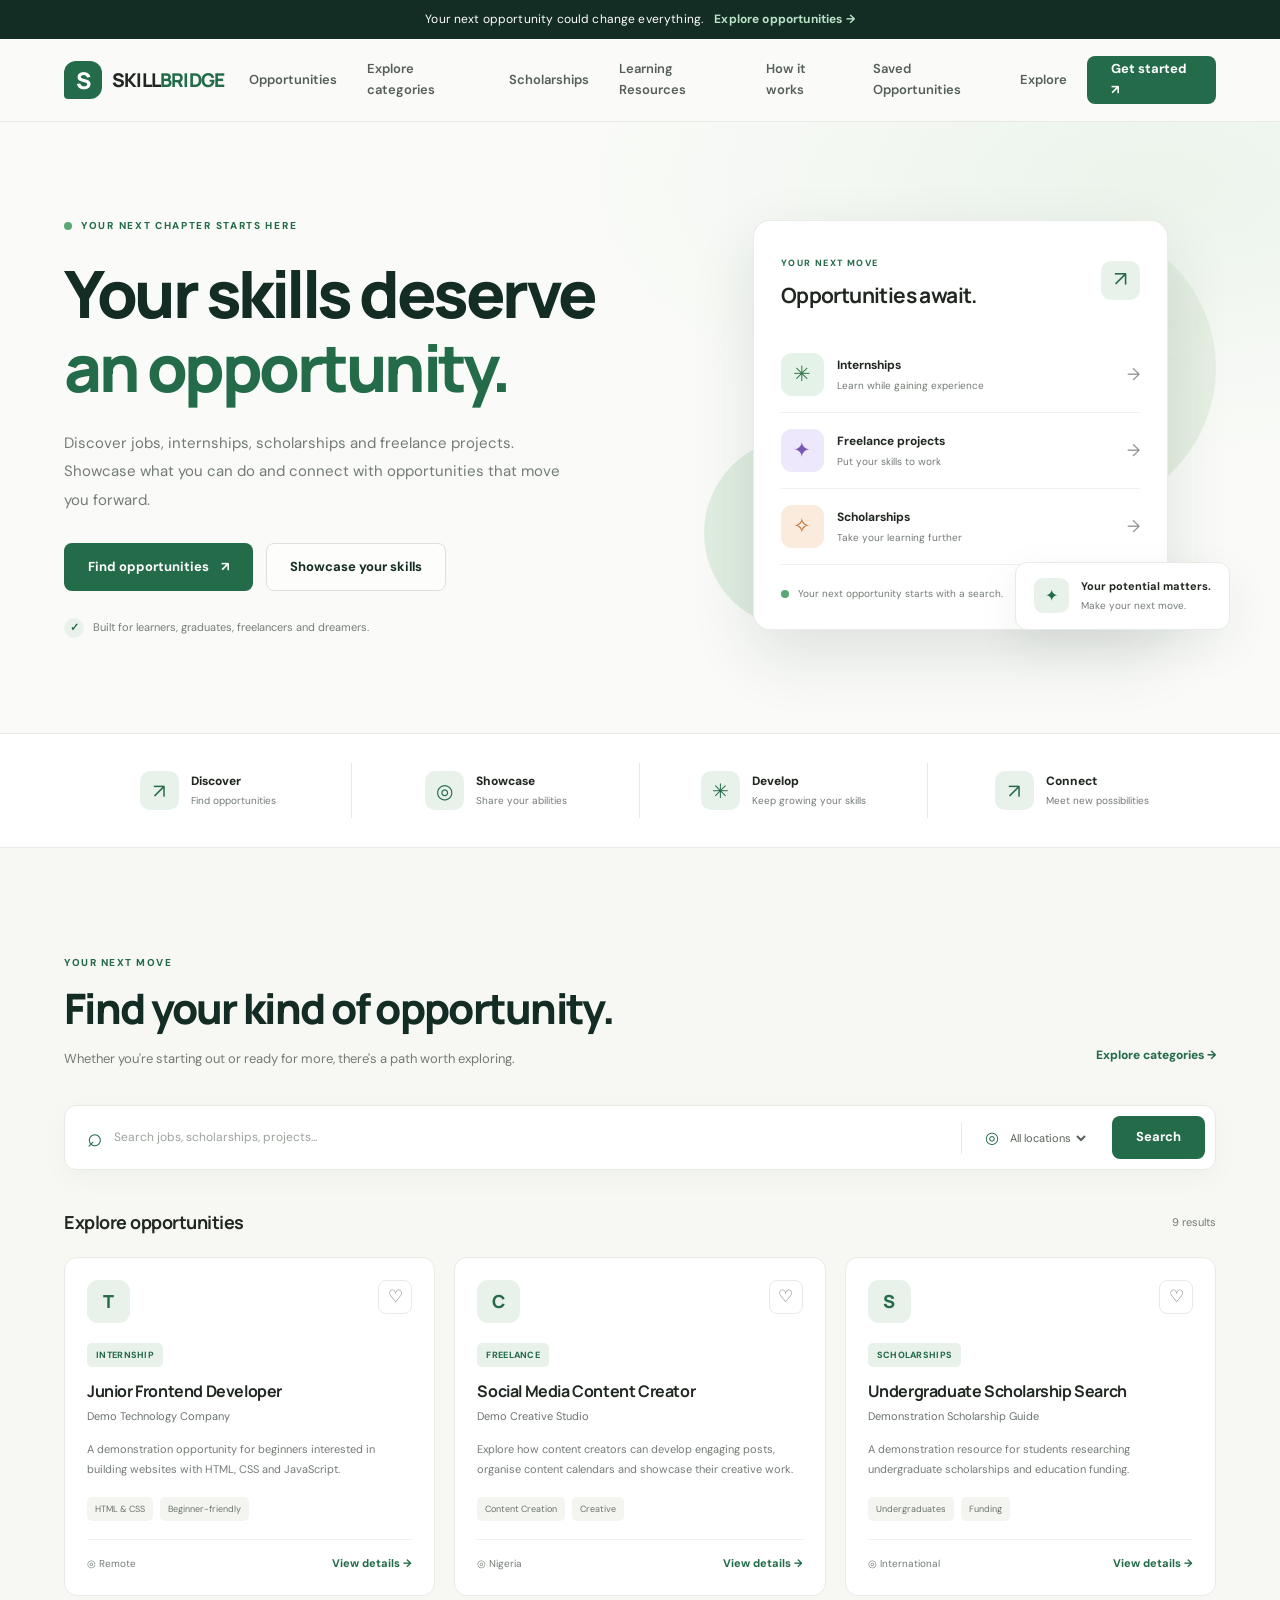
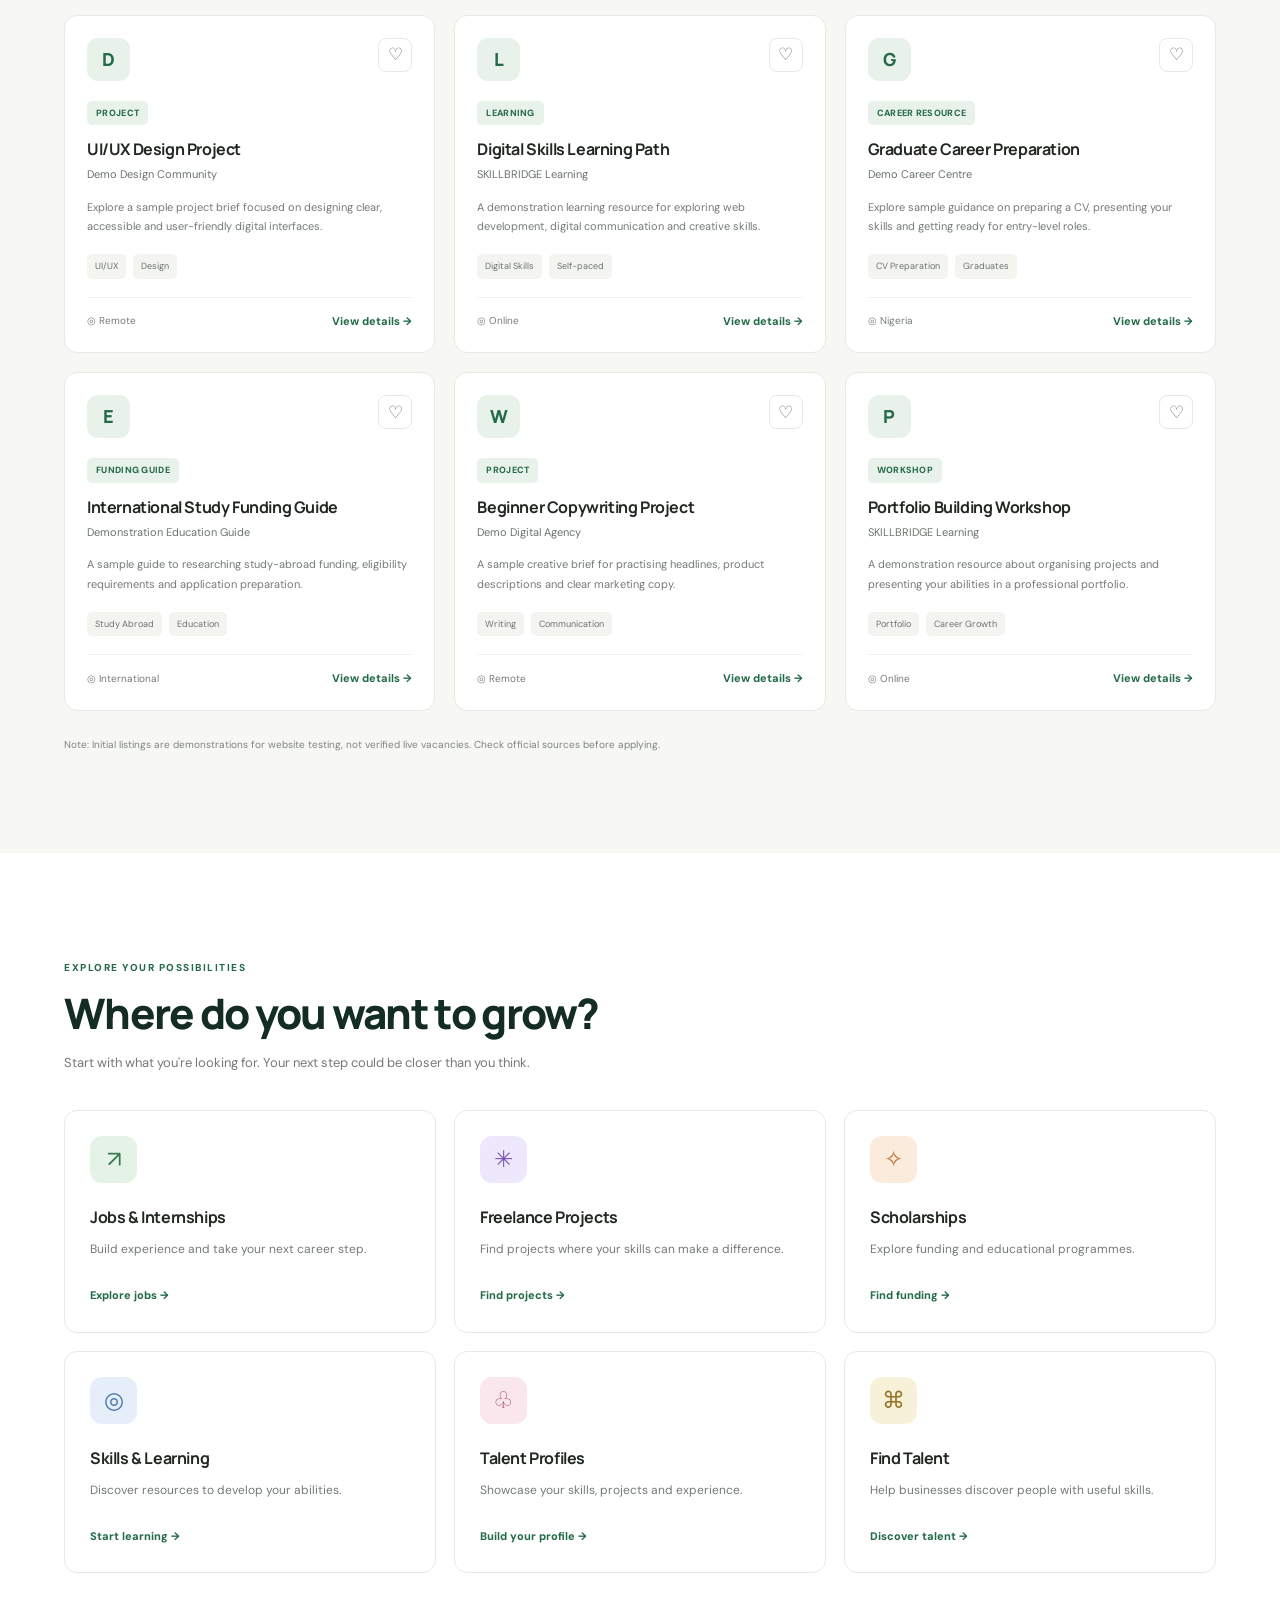
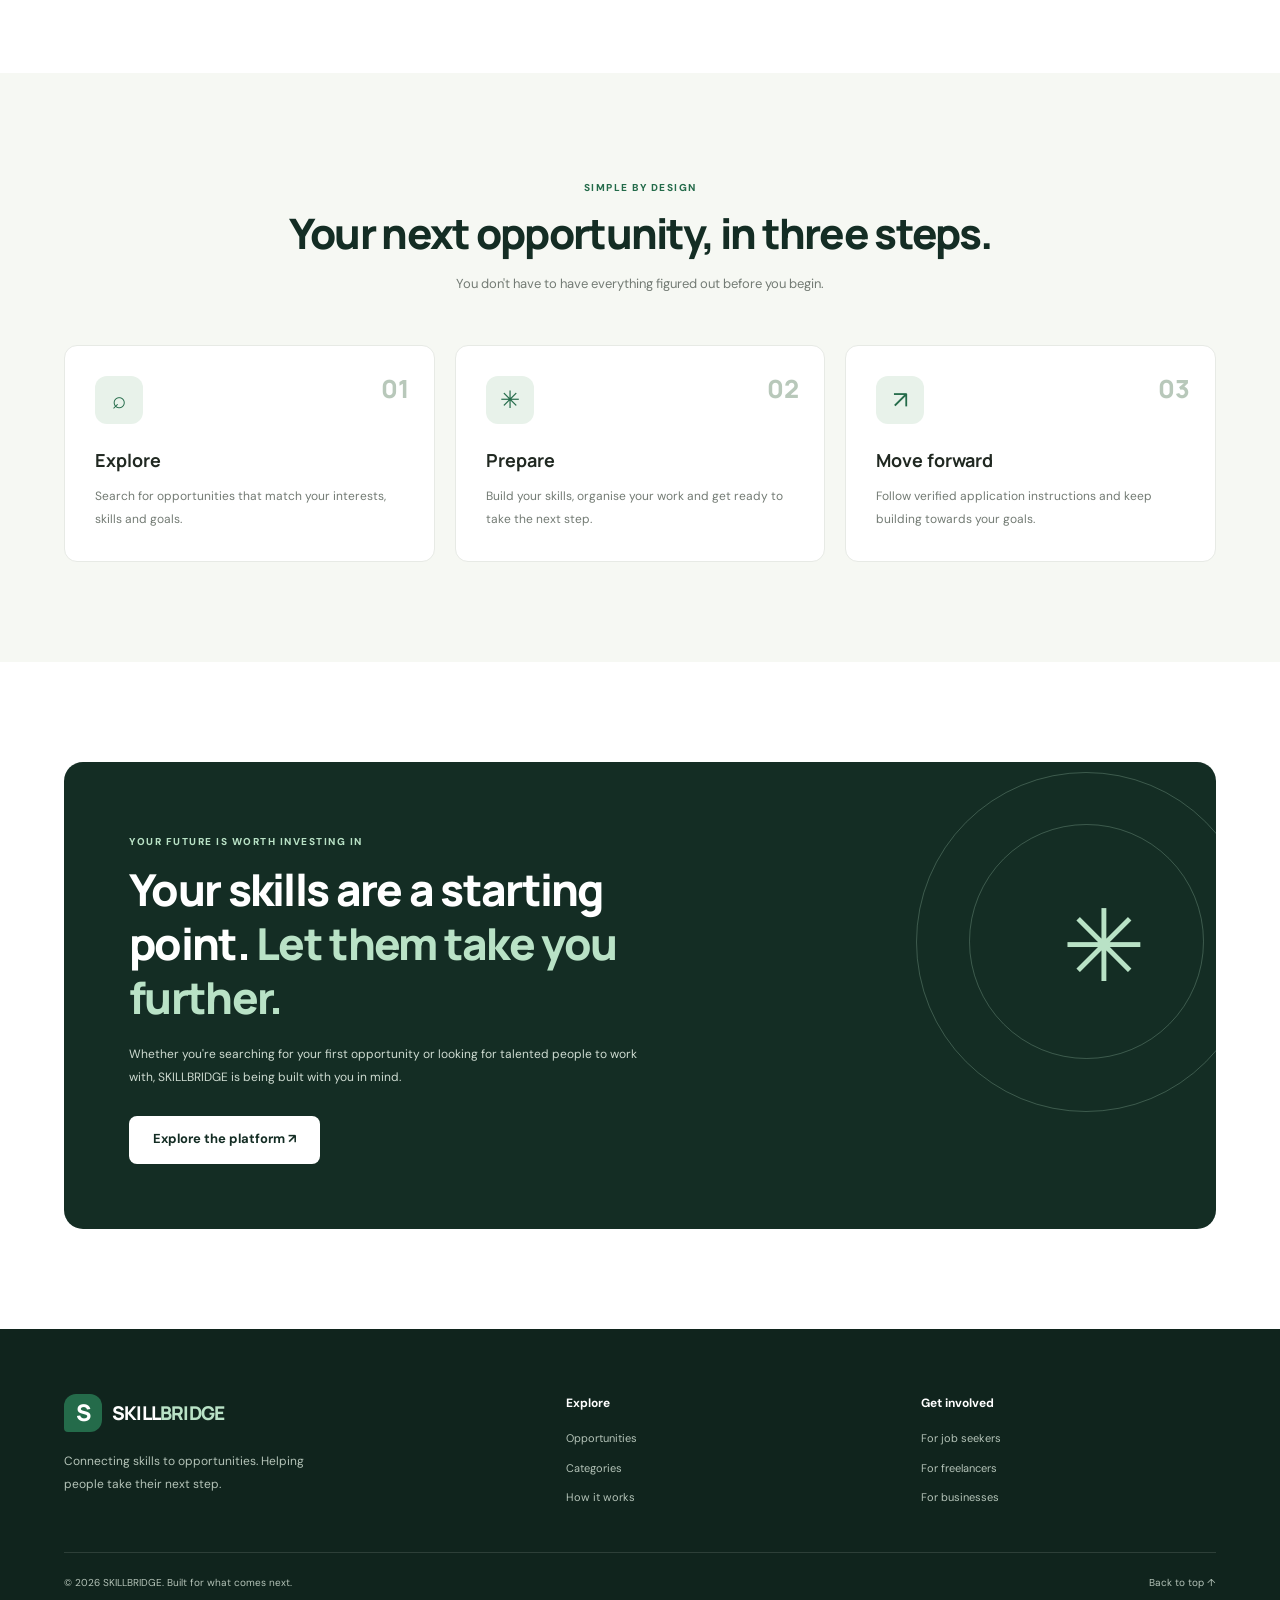
<file: index.html>
<!DOCTYPE html>
<html lang="en">
<head>
    <meta charset="UTF-8">
    <meta name="viewport" content="width=device-width, initial-scale=1.0">

    <meta name="description" content="SKILLBRIDGE connects students, graduates, freelancers and skilled beginners with opportunities to learn, grow and succeed.">

    <meta name="theme-color" content="#142D24">

    <title>SKILLBRIDGE — Your Skills. Your Opportunities. Your Future.</title>

    <link rel="preconnect" href="https://fonts.googleapis.com">
    <link rel="preconnect" href="https://fonts.gstatic.com" crossorigin>

    <link href="https://fonts.googleapis.com/css2?family=DM+Sans:wght@400;500;600;700;800&family=Manrope:wght@400;500;600;700;800&display=swap" rel="stylesheet">

    <link rel="stylesheet" href="style.css">
</head>

<body>

    <!-- ANNOUNCEMENT BAR -->
    <div class="announcement-bar">
        <p>
            Your next opportunity could change everything.
            <a href="#opportunities">Explore opportunities →</a>
        </p>
    </div>

    <!-- NAVIGATION -->
    <header class="header">
        <nav class="navbar container">

            <a href="index.html" class="logo">
                <span class="logo-icon">S</span>
                <span>SKILL<span class="logo-highlight">BRIDGE</span></span>
            </a>

            <button
                class="menu-toggle"
                id="menuToggle"
                aria-label="Open navigation menu"
                aria-expanded="false"
                aria-controls="navLinks"
            >
                <span></span>
                <span></span>
                <span></span>
            </button>

            <div class="nav-links" id="navLinks">
    <a href="#opportunities">Opportunities</a>
    <a href="#categories">Explore categories</a>
    <a href="scholarships.html">Scholarships</a>
    <a href="learning.html">Learning Resources</a>
    <a href="#how-it-works">How it works</a>
    <a href="saved.html">Saved Opportunities</a>
</div>

            <div class="nav-actions">
                <a href="#opportunities" class="login-link">Explore</a>
                <a href="#join" class="btn btn-primary nav-cta">Get started ↗</a>
            </div>

        </nav>
    </header>

    <!-- MAIN CONTENT -->
    <main>

        <!-- HERO SECTION -->
        <section class="hero">
            <div class="container hero-grid">

                <div class="hero-content">

                    <div class="eyebrow">
                        <span class="status-dot"></span>
                        YOUR NEXT CHAPTER STARTS HERE
                    </div>

                    <h1>
                        Your skills deserve
                        <span>an opportunity.</span>
                    </h1>

                    <p class="hero-description">
                        Discover jobs, internships, scholarships and freelance
                        projects. Showcase what you can do and connect with
                        opportunities that move you forward.
                    </p>

                    <div class="hero-actions">
                        <a href="#opportunities" class="btn btn-primary">
                            Find opportunities <span>↗</span>
                        </a>

                        <a href="#join" class="btn btn-secondary">
                            Showcase your skills
                        </a>
                    </div>

                    <div class="hero-note">
                        <span class="check-icon">✓</span>
                        Built for learners, graduates, freelancers and dreamers.
                    </div>

                </div>

                <!-- HERO OPPORTUNITY CARD -->
                <div class="hero-visual">

                    <div class="visual-decoration decoration-one"></div>
                    <div class="visual-decoration decoration-two"></div>

                    <div class="opportunity-preview">

                        <div class="preview-top">
                            <div>
                                <span class="mini-label">YOUR NEXT MOVE</span>
                                <h3>Opportunities await.</h3>
                            </div>

                            <div class="preview-icon">↗</div>
                        </div>

                        <div class="preview-item">
                            <div class="preview-item-icon icon-green">✳</div>
                            <div class="preview-item-text">
                                <h4>Internships</h4>
                                <p>Learn while gaining experience</p>
                            </div>
                            <span class="item-arrow">→</span>
                        </div>

                        <div class="preview-item">
                            <div class="preview-item-icon icon-purple">✦</div>
                            <div class="preview-item-text">
                                <h4>Freelance projects</h4>
                                <p>Put your skills to work</p>
                            </div>
                            <span class="item-arrow">→</span>
                        </div>

                        <div class="preview-item">
                            <div class="preview-item-icon icon-orange">✧</div>
                            <div class="preview-item-text">
                                <h4>Scholarships</h4>
                                <p>Take your learning further</p>
                            </div>
                            <span class="item-arrow">→</span>
                        </div>

                        <div class="preview-footer">
                            <span class="preview-footer-dot"></span>
                            Your next opportunity starts with a search.
                        </div>

                    </div>

                    <div class="floating-card">
                        <span class="floating-card-icon">✦</span>
                        <div>
                            <strong>Your potential matters.</strong>
                            <p>Make your next move.</p>
                        </div>
                    </div>

                </div>

            </div>
        </section>

        <!-- VALUE STRIP -->
        <section class="value-strip">
            <div class="container value-grid">

                <div class="value-item">
                    <span class="value-symbol">↗</span>
                    <div>
                        <h3>Discover</h3>
                        <p>Find opportunities</p>
                    </div>
                </div>

                <div class="value-item">
                    <span class="value-symbol">◎</span>
                    <div>
                        <h3>Showcase</h3>
                        <p>Share your abilities</p>
                    </div>
                </div>

                <div class="value-item">
                    <span class="value-symbol">✳</span>
                    <div>
                        <h3>Develop</h3>
                        <p>Keep growing your skills</p>
                    </div>
                </div>

                <div class="value-item">
                    <span class="value-symbol">↗</span>
                    <div>
                        <h3>Connect</h3>
                        <p>Meet new possibilities</p>
                    </div>
                </div>

            </div>
        </section>

        <!-- OPPORTUNITIES SECTION -->
        <section class="opportunities section-padding" id="opportunities">

            <div class="container">

                <div class="section-heading">
                    <div>
                        <span class="section-label">YOUR NEXT MOVE</span>
                        <h2>Find your kind of opportunity.</h2>
                        <p>
                            Whether you're starting out or ready for more,
                            there's a path worth exploring.
                        </p>
                    </div>

                    <a href="#categories" class="text-link">
                        Explore categories →
                    </a>
                </div>

                <!-- SEARCH BAR -->
                <form class="search-box" id="searchForm">

                    <div class="search-field">
                        <span class="search-icon">⌕</span>
                        <input
                            type="search"
                            id="searchInput"
                            placeholder="Search jobs, scholarships, projects..."
                            aria-label="Search opportunities"
                        >
                    </div>

                    <div class="search-divider"></div>

                    <div class="search-location">
                        <span>◎</span>
                        <select id="locationFilter" aria-label="Filter by location">
                            <option value="all">All locations</option>
                            <option value="nigeria">Nigeria</option>
                            <option value="remote">Remote</option>
                            <option value="international">International</option>
                        </select>
                    </div>

                    <button type="submit" class="btn btn-primary search-button">
                        Search
                    </button>

                </form>

                <div class="results-heading">
                    <h3>Explore opportunities</h3>

                    <span id="resultsCount">Featured listings</span>
                </div>

                <!-- OPPORTUNITY CARDS WILL BE GENERATED BY JAVASCRIPT -->
                <div class="opportunity-grid" id="opportunityGrid">

                    <div class="loading-message">
                        Getting opportunities ready...
                    </div>

                </div>

                <p class="demo-notice">
                    Note: Initial listings are demonstrations for website testing,
                    not verified live vacancies. Check official sources before applying.
                </p>

            </div>

        </section>

        <!-- CATEGORIES SECTION -->
        <section class="categories section-padding" id="categories">

            <div class="container">

                <div class="section-heading">
                    <div>
                        <span class="section-label">EXPLORE YOUR POSSIBILITIES</span>
                        <h2>Where do you want to grow?</h2>
                        <p>
                            Start with what you're looking for.
                            Your next step could be closer than you think.
                        </p>
                    </div>
                </div>

                <div class="category-grid">

                    <a href="#opportunities" class="category-card" data-category="jobs">
                        <div class="category-icon category-green">↗</div>
                        <h3>Jobs & Internships</h3>
                        <p>Build experience and take your next career step.</p>
                        <span>Explore jobs →</span>
                    </a>

                    <a href="#opportunities" class="category-card" data-category="freelance">
                        <div class="category-icon category-purple">✳</div>
                        <h3>Freelance Projects</h3>
                        <p>Find projects where your skills can make a difference.</p>
                        <span>Find projects →</span>
                    </a>

                    <a href="#opportunities" class="category-card" data-category="scholarships">
                        <div class="category-icon category-orange">✧</div>
                        <h3>Scholarships</h3>
                        <p>Explore funding and educational programmes.</p>
                        <span>Find funding →</span>
                    </a>

                    <a href="#opportunities" class="category-card" data-category="learning">
                        <div class="category-icon category-blue">◎</div>
                        <h3>Skills & Learning</h3>
                        <p>Discover resources to develop your abilities.</p>
                        <span>Start learning →</span>
                    </a>

                    <a href="#join" class="category-card">
                        <div class="category-icon category-pink">♧</div>
                        <h3>Talent Profiles</h3>
                        <p>Showcase your skills, projects and experience.</p>
                        <span>Build your profile →</span>
                    </a>

                    <a href="#join" class="category-card">
                        <div class="category-icon category-yellow">⌘</div>
                        <h3>Find Talent</h3>
                        <p>Help businesses discover people with useful skills.</p>
                        <span>Discover talent →</span>
                    </a>

                </div>

            </div>

        </section>

        <!-- HOW IT WORKS -->
        <section class="how-it-works section-padding" id="how-it-works">

            <div class="container">

                <div class="section-heading centered-heading">
                    <div>
                        <span class="section-label">SIMPLE BY DESIGN</span>
                        <h2>Your next opportunity, in three steps.</h2>
                        <p>
                            You don't have to have everything figured out
                            before you begin.
                        </p>
                    </div>
                </div>

                <div class="steps-grid">

                    <div class="step-card">
                        <span class="step-number">01</span>
                        <div class="step-icon">⌕</div>
                        <h3>Explore</h3>
                        <p>
                            Search for opportunities that match your interests,
                            skills and goals.
                        </p>
                    </div>

                    <div class="step-card">
                        <span class="step-number">02</span>
                        <div class="step-icon">✳</div>
                        <h3>Prepare</h3>
                        <p>
                            Build your skills, organise your work and get ready
                            to take the next step.
                        </p>
                    </div>

                    <div class="step-card">
                        <span class="step-number">03</span>
                        <div class="step-icon">↗</div>
                        <h3>Move forward</h3>
                        <p>
                            Follow verified application instructions and keep
                            building towards your goals.
                        </p>
                    </div>

                </div>

            </div>

        </section>

        <!-- JOIN SECTION -->
        <section class="join-section section-padding" id="join">

            <div class="container">

                <div class="join-card">

                    <div class="join-content">
                        <span class="section-label">YOUR FUTURE IS WORTH INVESTING IN</span>

                        <h2>Your skills are a starting point. <span>Let them take you further.</span></h2>

                        <p>
                            Whether you're searching for your first opportunity
                            or looking for talented people to work with,
                            SKILLBRIDGE is being built with you in mind.
                        </p>

                        <a href="#opportunities" class="btn btn-light">
                            Explore the platform ↗
                        </a>
                    </div>

                    <div class="join-decoration">
                        <div class="join-circle circle-one"></div>
                        <div class="join-circle circle-two"></div>
                        <div class="join-star">✳</div>
                    </div>

                </div>

            </div>

        </section>

    </main>

    <!-- FOOTER -->
    <footer class="footer">

        <div class="container">

            <div class="footer-main">

                <div class="footer-brand">
                    <a href="index.html" class="logo footer-logo">
                        <span class="logo-icon">S</span>
                        <span>SKILL<span class="logo-highlight">BRIDGE</span></span>
                    </a>

                    <p>
                        Connecting skills to opportunities.
                        Helping people take their next step.
                    </p>
                </div>

                <div class="footer-links">
                    <h4>Explore</h4>
                    <a href="#opportunities">Opportunities</a>
                    <a href="#categories">Categories</a>
                    <a href="#how-it-works">How it works</a>
                </div>

                <div class="footer-links">
                    <h4>Get involved</h4>
                    <a href="#join">For job seekers</a>
                    <a href="#join">For freelancers</a>
                    <a href="#join">For businesses</a>
                </div>

            </div>

            <div class="footer-bottom">
                <p>© <span id="currentYear"></span> SKILLBRIDGE. Built for what comes next.</p>
                <a href="#top" id="backToTop">Back to top ↑</a>
            </div>

        </div>

    </footer>

    <script src="script.js"></script>

</body>
</html>
</file>
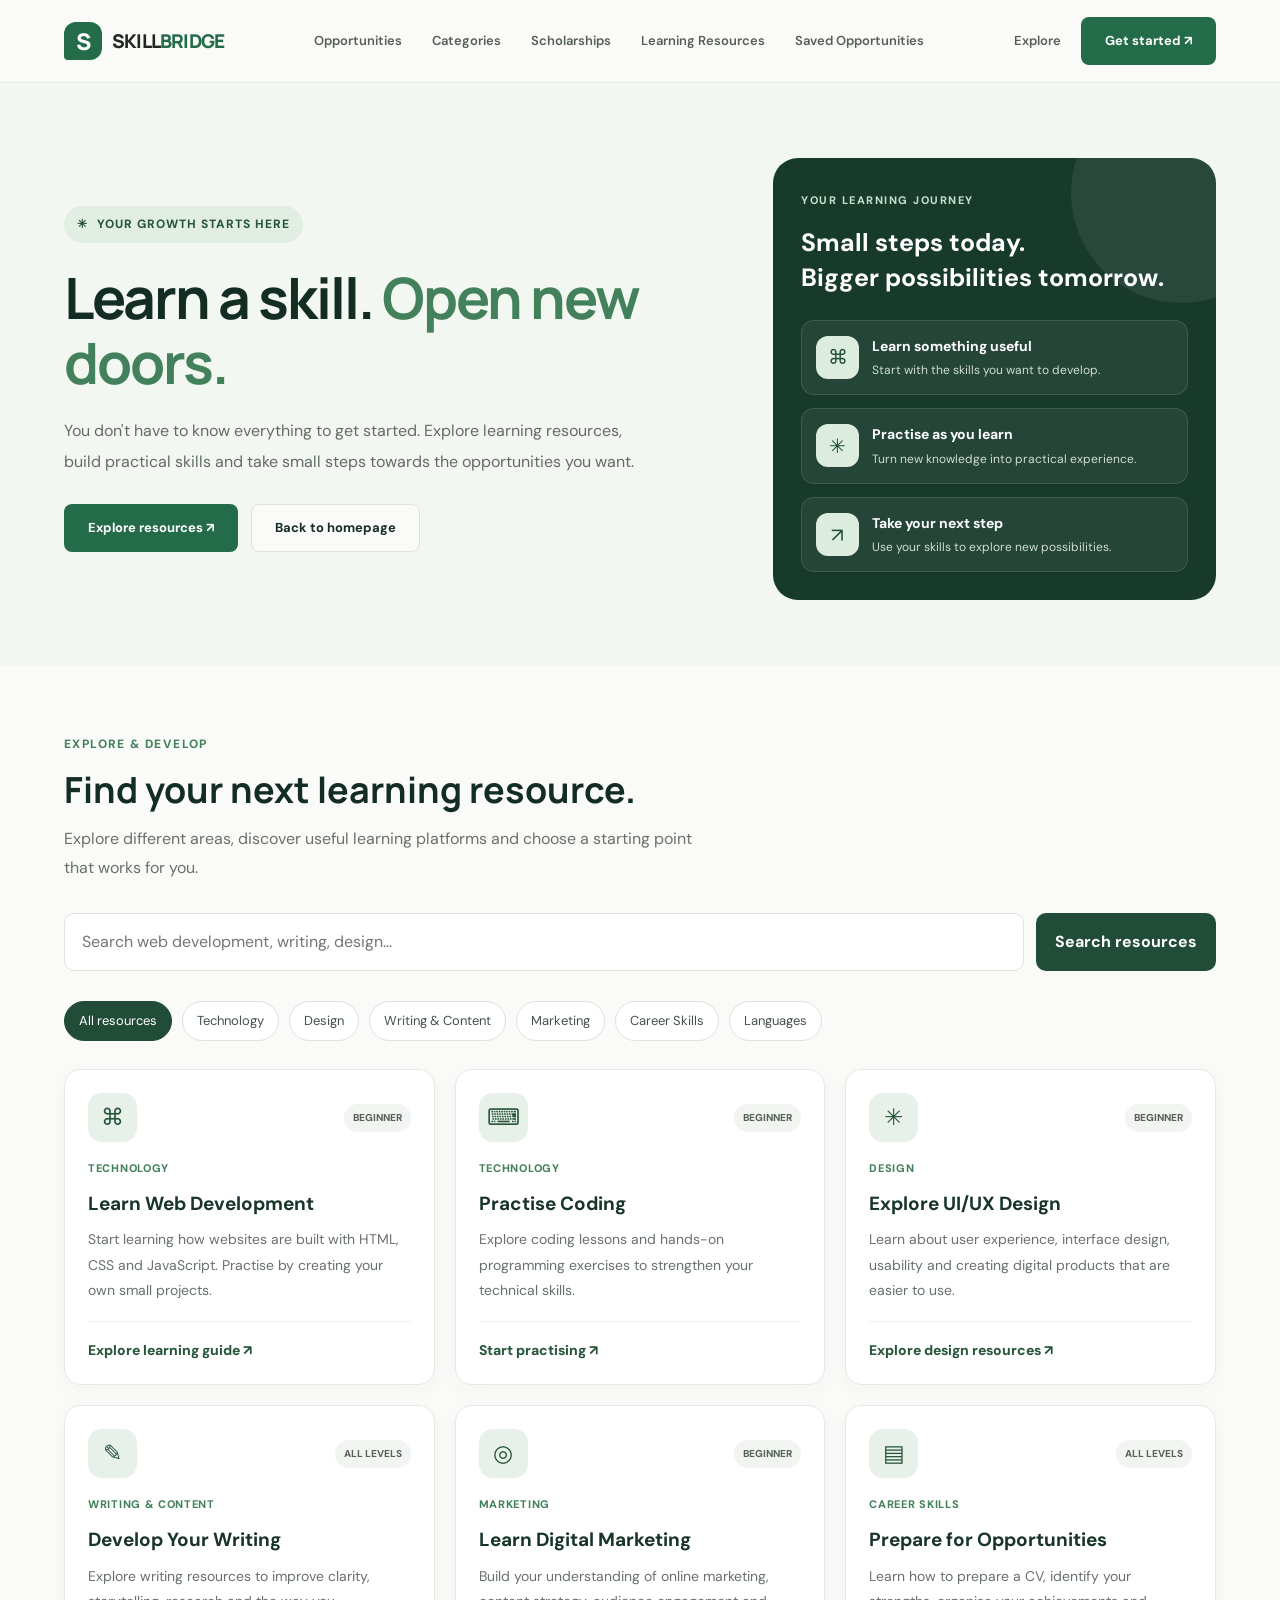
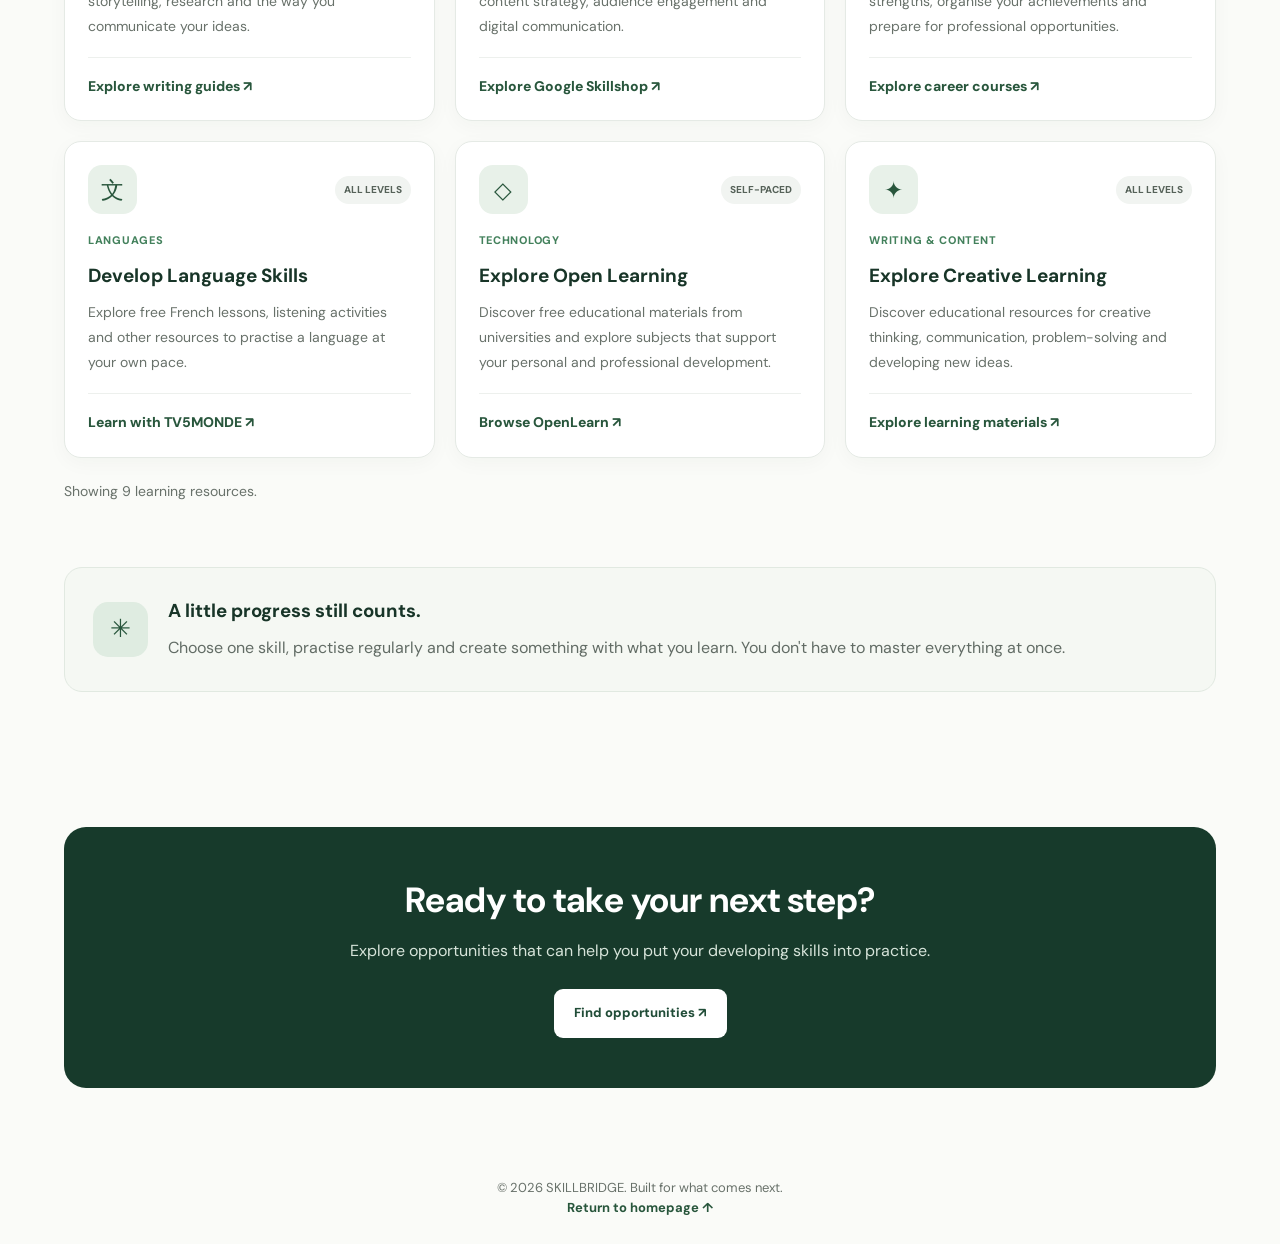
<file: learning.html>
<!DOCTYPE html>
<html lang="en">
<head>
    <meta charset="UTF-8">
    <meta name="viewport" content="width=device-width, initial-scale=1.0">

    <meta name="description" content="Discover learning resources to develop digital, creative, technical and professional skills with SKILLBRIDGE.">

    <meta name="theme-color" content="#142D24">

    <title>Learning Resources | SKILLBRIDGE</title>

    <link rel="preconnect" href="https://fonts.googleapis.com">
    <link rel="preconnect" href="https://fonts.gstatic.com" crossorigin>

    <link href="https://fonts.googleapis.com/css2?family=DM+Sans:wght@400;500;600;700;800&family=Manrope:wght@400;500;600;700;800&display=swap" rel="stylesheet">

    <link rel="stylesheet" href="style.css">

    <style>
        .learning-hero {
            padding: 75px 0 65px;
            background: #f3f7f1;
        }

        .learning-hero-grid {
            display: grid;
            grid-template-columns: 1.2fr 0.8fr;
            align-items: center;
            gap: 45px;
        }

        .learning-eyebrow {
            display: inline-flex;
            align-items: center;
            gap: 9px;
            padding: 9px 13px;
            border-radius: 30px;
            background: #e2eee4;
            color: #28563c;
            font-size: 12px;
            font-weight: 800;
            letter-spacing: 1px;
        }

        .learning-hero h1 {
            margin: 22px 0;
            font-family: "Manrope", sans-serif;
            font-size: clamp(36px, 5vw, 57px);
            line-height: 1.13;
            letter-spacing: -2px;
            color: #142d24;
        }

        .learning-hero h1 span {
            color: #43815c;
        }

        .learning-hero-description {
            max-width: 590px;
            color: #626c65;
            font-size: 16px;
            line-height: 1.9;
        }

        .learning-hero-actions {
            display: flex;
            flex-wrap: wrap;
            gap: 13px;
            margin-top: 27px;
        }

        .learning-hero-art {
            position: relative;
            padding: 28px;
            border-radius: 25px;
            background: #173a2b;
            color: white;
            overflow: hidden;
        }

        .learning-hero-art::before {
            content: "";
            position: absolute;
            width: 220px;
            height: 220px;
            right: -75px;
            top: -75px;
            border-radius: 50%;
            background: rgba(255, 255, 255, 0.07);
        }

        .learning-art-label {
            position: relative;
            color: #c4dfc9;
            font-size: 11px;
            font-weight: 800;
            letter-spacing: 1.5px;
        }

        .learning-art-title {
            position: relative;
            margin: 13px 0 25px;
            font-size: 25px;
            line-height: 1.4;
        }

        .learning-art-item {
            position: relative;
            display: flex;
            align-items: center;
            gap: 13px;
            margin-top: 13px;
            padding: 14px;
            border: 1px solid rgba(255, 255, 255, 0.12);
            border-radius: 13px;
            background: rgba(255, 255, 255, 0.06);
        }

        .learning-art-icon {
            display: grid;
            place-items: center;
            flex-shrink: 0;
            width: 43px;
            height: 43px;
            border-radius: 12px;
            background: #dcecdf;
            color: #214c34;
            font-size: 20px;
        }

        .learning-art-item h3 {
            margin: 0 0 4px;
            font-size: 14px;
        }

        .learning-art-item p {
            margin: 0;
            color: #d0ddd4;
            font-size: 12px;
            line-height: 1.6;
        }

        .learning-section {
            padding: 65px 0;
        }

        .learning-section-heading {
            margin-bottom: 30px;
        }

        .learning-section-heading .section-label {
            display: inline-block;
            margin-bottom: 12px;
            color: #43815c;
            font-size: 12px;
            font-weight: 800;
            letter-spacing: 1.4px;
        }

        .learning-section-heading h2 {
            margin: 0 0 12px;
            color: #142d24;
            font-family: "Manrope", sans-serif;
            font-size: clamp(26px, 4vw, 36px);
            line-height: 1.3;
        }

        .learning-section-heading p {
            max-width: 650px;
            color: #68716a;
            line-height: 1.8;
        }

        .learning-search {
            display: flex;
            gap: 12px;
            margin: 25px 0 30px;
        }

        .learning-search input {
            flex: 1;
            min-width: 0;
            padding: 15px 17px;
            border: 1px solid #dce4dc;
            border-radius: 10px;
            background: #ffffff;
            color: #142d24;
            font: inherit;
            outline: none;
        }

        .learning-search input:focus {
            border-color: #43815c;
            box-shadow: 0 0 0 3px rgba(67, 129, 92, 0.12);
        }

        .learning-search button {
            padding: 14px 19px;
            border: none;
            border-radius: 10px;
            background: #214d38;
            color: #ffffff;
            font: inherit;
            font-weight: 700;
            cursor: pointer;
        }

        .learning-category-filters {
            display: flex;
            flex-wrap: wrap;
            gap: 10px;
            margin-bottom: 28px;
        }

        .learning-filter {
            padding: 9px 14px;
            border: 1px solid #dce4dc;
            border-radius: 30px;
            background: #ffffff;
            color: #445249;
            font: inherit;
            font-size: 13px;
            cursor: pointer;
        }

        .learning-filter.active {
            border-color: #214d38;
            background: #214d38;
            color: #ffffff;
        }

        .learning-grid {
            display: grid;
            grid-template-columns: repeat(3, minmax(0, 1fr));
            gap: 20px;
        }

        .learning-card {
            display: flex;
            flex-direction: column;
            min-width: 0;
            padding: 23px;
            border: 1px solid #e5eae5;
            border-radius: 17px;
            background: #ffffff;
            box-shadow: 0 5px 20px rgba(20, 45, 36, 0.035);
            transition: transform 0.2s ease, box-shadow 0.2s ease;
        }

        .learning-card:hover {
            transform: translateY(-4px);
            box-shadow: 0 12px 27px rgba(20, 45, 36, 0.08);
        }

        .learning-card-top {
            display: flex;
            align-items: center;
            justify-content: space-between;
            gap: 10px;
            margin-bottom: 18px;
        }

        .learning-card-icon {
            display: grid;
            place-items: center;
            width: 49px;
            height: 49px;
            border-radius: 14px;
            background: #e8f1e9;
            color: #28563c;
            font-size: 23px;
        }

        .learning-card-level {
            padding: 6px 9px;
            border-radius: 20px;
            background: #f1f4f1;
            color: #566259;
            font-size: 10px;
            font-weight: 800;
        }

        .learning-card h3 {
            margin: 0 0 10px;
            color: #183528;
            font-size: 19px;
            line-height: 1.45;
        }

        .learning-card p {
            margin: 0 0 18px;
            color: #68716a;
            font-size: 14px;
            line-height: 1.8;
        }

        .learning-card-category {
            margin-bottom: 12px;
            color: #43815c;
            font-size: 11px;
            font-weight: 800;
            letter-spacing: 0.7px;
            text-transform: uppercase;
        }

        .learning-card-link {
            display: inline-flex;
            align-items: center;
            gap: 7px;
            margin-top: auto;
            padding-top: 17px;
            border-top: 1px solid #edf0ed;
            color: #28563c;
            font-size: 14px;
            font-weight: 800;
            text-decoration: none;
        }

        .learning-card-link:hover {
            color: #43815c;
        }

        .learning-empty {
            grid-column: 1 / -1;
            padding: 35px 20px;
            border: 1px dashed #ccd8ce;
            border-radius: 15px;
            text-align: center;
            color: #68716a;
            line-height: 1.8;
        }

        .learning-tip-section {
            padding: 0 0 70px;
        }

        .learning-tip {
            display: flex;
            align-items: center;
            gap: 20px;
            padding: 28px;
            border: 1px solid #e1e9e1;
            border-radius: 18px;
            background: #f5f8f3;
        }

        .learning-tip-icon {
            display: grid;
            place-items: center;
            flex-shrink: 0;
            width: 55px;
            height: 55px;
            border-radius: 15px;
            background: #dfece1;
            color: #28563c;
            font-size: 25px;
        }

        .learning-tip h3 {
            margin: 0 0 8px;
            color: #183528;
        }

        .learning-tip p {
            margin: 0;
            color: #626c65;
            line-height: 1.8;
        }

        .learning-bottom-cta {
            padding: 50px 25px;
            border-radius: 22px;
            background: #173a2b;
            color: #ffffff;
            text-align: center;
        }

        .learning-bottom-cta h2 {
            margin: 0 0 13px;
            font-size: clamp(25px, 4vw, 35px);
            line-height: 1.35;
        }

        .learning-bottom-cta p {
            max-width: 590px;
            margin: 0 auto 23px;
            color: #d7e4da;
            line-height: 1.8;
        }

        .learning-bottom-cta .btn {
            display: inline-flex;
            align-items: center;
            justify-content: center;
            padding: 13px 19px;
            border-radius: 9px;
            background: #ffffff;
            color: #214d38;
            font-weight: 800;
            text-decoration: none;
        }

        .learning-footer {
            padding: 25px 0;
            color: #68716a;
            font-size: 13px;
            text-align: center;
        }

        .learning-footer a {
            color: #28563c;
            font-weight: 700;
            text-decoration: none;
        }

        @media (max-width: 900px) {
            .learning-hero-grid {
                grid-template-columns: 1fr;
                gap: 35px;
            }

            .learning-hero-art {
                max-width: 560px;
            }

            .learning-grid {
                grid-template-columns: repeat(2, minmax(0, 1fr));
            }
        }

        @media (max-width: 560px) {
            .learning-hero {
                padding: 48px 0;
            }

            .learning-hero h1 {
                letter-spacing: -1.2px;
            }

            .learning-grid {
                grid-template-columns: 1fr;
            }

            .learning-section {
                padding: 48px 0;
            }

            .learning-search {
                flex-direction: column;
            }

            .learning-search button {
                width: 100%;
            }

            .learning-tip {
                align-items: flex-start;
                padding: 20px;
            }
        }
    </style>
</head>

<body>

    <!-- NAVIGATION -->
    <header class="header">
        <nav class="navbar container">

            <a href="index.html" class="logo">
                <span class="logo-icon">S</span>
                <span>SKILL<span class="logo-highlight">BRIDGE</span></span>
            </a>

            <button
                class="menu-toggle"
                id="menuToggle"
                aria-label="Open navigation menu"
                aria-expanded="false"
                aria-controls="navLinks"
            >
                <span></span>
                <span></span>
                <span></span>
            </button>

            <div class="nav-links" id="navLinks">
                <a href="index.html#opportunities">Opportunities</a>
                <a href="index.html#categories">Categories</a>
                <a href="scholarships.html">Scholarships</a>
                <a href="learning.html">Learning Resources</a>
                <a href="saved.html">Saved Opportunities</a>
            </div>

            <div class="nav-actions">
                <a href="index.html#opportunities" class="login-link">Explore</a>
                <a href="index.html#join" class="btn btn-primary nav-cta">Get started ↗</a>
            </div>

        </nav>
    </header>

    <main>

        <!-- HERO -->
        <section class="learning-hero">
            <div class="container learning-hero-grid">

                <div>
                    <span class="learning-eyebrow">
                        <span>✳</span>
                        YOUR GROWTH STARTS HERE
                    </span>

                    <h1>
                        Learn a skill.
                        <span>Open new doors.</span>
                    </h1>

                    <p class="learning-hero-description">
                        You don't have to know everything to get started.
                        Explore learning resources, build practical skills
                        and take small steps towards the opportunities you want.
                    </p>

                    <div class="learning-hero-actions">
                        <a href="#learningResources" class="btn btn-primary">
                            Explore resources ↗
                        </a>

                        <a href="index.html" class="btn btn-secondary">
                            Back to homepage
                        </a>
                    </div>
                </div>

                <div class="learning-hero-art">

                    <span class="learning-art-label">YOUR LEARNING JOURNEY</span>

                    <h2 class="learning-art-title">
                        Small steps today.<br>
                        Bigger possibilities tomorrow.
                    </h2>

                    <div class="learning-art-item">
                        <div class="learning-art-icon">⌘</div>
                        <div>
                            <h3>Learn something useful</h3>
                            <p>Start with the skills you want to develop.</p>
                        </div>
                    </div>

                    <div class="learning-art-item">
                        <div class="learning-art-icon">✳</div>
                        <div>
                            <h3>Practise as you learn</h3>
                            <p>Turn new knowledge into practical experience.</p>
                        </div>
                    </div>

                    <div class="learning-art-item">
                        <div class="learning-art-icon">↗</div>
                        <div>
                            <h3>Take your next step</h3>
                            <p>Use your skills to explore new possibilities.</p>
                        </div>
                    </div>

                </div>

            </div>
        </section>

        <!-- RESOURCES -->
        <section class="learning-section" id="learningResources">

            <div class="container">

                <div class="learning-section-heading">
                    <span class="section-label">EXPLORE & DEVELOP</span>

                    <h2>Find your next learning resource.</h2>

                    <p>
                        Explore different areas, discover useful learning
                        platforms and choose a starting point that works for you.
                    </p>
                </div>

                <form class="learning-search" id="learningSearchForm">

                    <input
                        type="search"
                        id="learningSearchInput"
                        placeholder="Search web development, writing, design..."
                        aria-label="Search learning resources"
                    >

                    <button type="submit">Search resources</button>

                </form>

                <div class="learning-category-filters" id="learningFilters">

                    <button class="learning-filter active" type="button" data-filter="all">
                        All resources
                    </button>

                    <button class="learning-filter" type="button" data-filter="technology">
                        Technology
                    </button>

                    <button class="learning-filter" type="button" data-filter="design">
                        Design
                    </button>

                    <button class="learning-filter" type="button" data-filter="writing">
                        Writing & Content
                    </button>

                    <button class="learning-filter" type="button" data-filter="marketing">
                        Marketing
                    </button>

                    <button class="learning-filter" type="button" data-filter="career">
                        Career Skills
                    </button>

                    <button class="learning-filter" type="button" data-filter="languages">
                        Languages
                    </button>

                </div>

                <div class="learning-grid" id="learningGrid">

                    <!-- WEB DEVELOPMENT -->
                    <article class="learning-card" data-category="technology">
                        <div class="learning-card-top">
                            <div class="learning-card-icon">⌘</div>
                            <span class="learning-card-level">BEGINNER</span>
                        </div>

                        <span class="learning-card-category">Technology</span>

                        <h3>Learn Web Development</h3>

                        <p>
                            Start learning how websites are built with HTML,
                            CSS and JavaScript. Practise by creating your own
                            small projects.
                        </p>

                        <a
                            href="https://developer.mozilla.org/en-US/docs/Learn_web_development"
                            class="learning-card-link"
                            target="_blank"
                            rel="noopener noreferrer"
                        >
                            Explore learning guide ↗
                        </a>
                    </article>

                    <!-- FREECODECAMP -->
                    <article class="learning-card" data-category="technology">
                        <div class="learning-card-top">
                            <div class="learning-card-icon">⌨</div>
                            <span class="learning-card-level">BEGINNER</span>
                        </div>

                        <span class="learning-card-category">Technology</span>

                        <h3>Practise Coding</h3>

                        <p>
                            Explore coding lessons and hands-on programming
                            exercises to strengthen your technical skills.
                        </p>

                        <a
                            href="https://www.freecodecamp.org/learn/"
                            class="learning-card-link"
                            target="_blank"
                            rel="noopener noreferrer"
                        >
                            Start practising ↗
                        </a>
                    </article>

                    <!-- UI UX -->
                    <article class="learning-card" data-category="design">
                        <div class="learning-card-top">
                            <div class="learning-card-icon">✳</div>
                            <span class="learning-card-level">BEGINNER</span>
                        </div>

                        <span class="learning-card-category">Design</span>

                        <h3>Explore UI/UX Design</h3>

                        <p>
                            Learn about user experience, interface design,
                            usability and creating digital products that
                            are easier to use.
                        </p>

                        <a
                            href="https://www.figma.com/resource-library/"
                            class="learning-card-link"
                            target="_blank"
                            rel="noopener noreferrer"
                        >
                            Explore design resources ↗
                        </a>
                    </article>

                    <!-- CONTENT CREATION -->
                    <article class="learning-card" data-category="writing">
                        <div class="learning-card-top">
                            <div class="learning-card-icon">✎</div>
                            <span class="learning-card-level">ALL LEVELS</span>
                        </div>

                        <span class="learning-card-category">Writing & Content</span>

                        <h3>Develop Your Writing</h3>

                        <p>
                            Explore writing resources to improve clarity,
                            storytelling, research and the way you communicate
                            your ideas.
                        </p>

                        <a
                            href="https://owl.purdue.edu/"
                            class="learning-card-link"
                            target="_blank"
                            rel="noopener noreferrer"
                        >
                            Explore writing guides ↗
                        </a>
                    </article>

                    <!-- DIGITAL MARKETING -->
                    <article class="learning-card" data-category="marketing">
                        <div class="learning-card-top">
                            <div class="learning-card-icon">◎</div>
                            <span class="learning-card-level">BEGINNER</span>
                        </div>

                        <span class="learning-card-category">Marketing</span>

                        <h3>Learn Digital Marketing</h3>

                        <p>
                            Build your understanding of online marketing,
                            content strategy, audience engagement and digital
                            communication.
                        </p>

                        <a
                            href="https://skillshop.withgoogle.com/"
                            class="learning-card-link"
                            target="_blank"
                            rel="noopener noreferrer"
                        >
                            Explore Google Skillshop ↗
                        </a>
                    </article>

                    <!-- CAREER SKILLS -->
                    <article class="learning-card" data-category="career">
                        <div class="learning-card-top">
                            <div class="learning-card-icon">▤</div>
                            <span class="learning-card-level">ALL LEVELS</span>
                        </div>

                        <span class="learning-card-category">Career Skills</span>

                        <h3>Prepare for Opportunities</h3>

                        <p>
                            Learn how to prepare a CV, identify your strengths,
                            organise your achievements and prepare for
                            professional opportunities.
                        </p>

                        <a
                            href="https://www.linkedin.com/learning/"
                            class="learning-card-link"
                            target="_blank"
                            rel="noopener noreferrer"
                        >
                            Explore career courses ↗
                        </a>
                    </article>

                    <!-- LANGUAGES -->
                    <article class="learning-card" data-category="languages">
                        <div class="learning-card-top">
                            <div class="learning-card-icon">文</div>
                            <span class="learning-card-level">ALL LEVELS</span>
                        </div>

                        <span class="learning-card-category">Languages</span>

                        <h3>Develop Language Skills</h3>

                        <p>
                            Explore free French lessons, listening activities
                            and other resources to practise a language at
                            your own pace.
                        </p>

                        <a
                            href="https://apprendre.tv5monde.com/"
                            class="learning-card-link"
                            target="_blank"
                            rel="noopener noreferrer"
                        >
                            Learn with TV5MONDE ↗
                        </a>
                    </article>

                    <!-- OPEN LEARNING -->
                    <article class="learning-card" data-category="technology">
                        <div class="learning-card-top">
                            <div class="learning-card-icon">◇</div>
                            <span class="learning-card-level">SELF-PACED</span>
                        </div>

                        <span class="learning-card-category">Technology</span>

                        <h3>Explore Open Learning</h3>

                        <p>
                            Discover free educational materials from universities
                            and explore subjects that support your personal
                            and professional development.
                        </p>

                        <a
                            href="https://www.open.edu/openlearn/"
                            class="learning-card-link"
                            target="_blank"
                            rel="noopener noreferrer"
                        >
                            Browse OpenLearn ↗
                        </a>
                    </article>

                    <!-- CREATIVE SKILLS -->
                    <article class="learning-card" data-category="writing">
                        <div class="learning-card-top">
                            <div class="learning-card-icon">✦</div>
                            <span class="learning-card-level">ALL LEVELS</span>
                        </div>

                        <span class="learning-card-category">Writing & Content</span>

                        <h3>Explore Creative Learning</h3>

                        <p>
                            Discover educational resources for creative thinking,
                            communication, problem-solving and developing
                            new ideas.
                        </p>

                        <a
                            href="https://www.khanacademy.org/"
                            class="learning-card-link"
                            target="_blank"
                            rel="noopener noreferrer"
                        >
                            Explore learning materials ↗
                        </a>
                    </article>

                </div>

                <p
                    id="learningResultsMessage"
                    aria-live="polite"
                    style="margin-top: 22px; color: #68716a; font-size: 14px;"
                ></p>

            </div>
        </section>

        <!-- LEARNING TIP -->
        <section class="learning-tip-section">
            <div class="container">

                <div class="learning-tip">

                    <div class="learning-tip-icon">✳</div>

                    <div>
                        <h3>A little progress still counts.</h3>

                        <p>
                            Choose one skill, practise regularly and create
                            something with what you learn. You don't have to
                            master everything at once.
                        </p>
                    </div>

                </div>

            </div>
        </section>

        <!-- CALL TO ACTION -->
        <section class="learning-section">
            <div class="container">

                <div class="learning-bottom-cta">

                    <h2>Ready to take your next step?</h2>

                    <p>
                        Explore opportunities that can help you put your
                        developing skills into practice.
                    </p>

                    <a href="index.html#opportunities" class="btn">
                        Find opportunities ↗
                    </a>

                </div>

            </div>
        </section>

    </main>

    <!-- FOOTER -->
    <footer class="learning-footer">
        <div class="container">
            <p>
                © <span id="learningYear"></span> SKILLBRIDGE.
                Built for what comes next.
            </p>

            <a href="index.html">Return to homepage ↑</a>
        </div>
    </footer>

<script>
document.addEventListener("DOMContentLoaded", function () {
    const searchForm = document.getElementById("learningSearchForm");
    const searchInput = document.getElementById("learningSearchInput");
    const learningGrid = document.getElementById("learningGrid");
    const resultsMessage = document.getElementById("learningResultsMessage");
    const filterButtons = document.querySelectorAll(".learning-filter");

    let activeCategory = "all";

    if (!learningGrid || !searchInput || !resultsMessage) {
        console.error(
            "SKILLBRIDGE: A required learning page element is missing."
        );
        return;
    }

    function filterResources() {
        const keyword = searchInput.value.trim().toLowerCase();
        const cards = learningGrid.querySelectorAll(".learning-card");

        let visibleCount = 0;

        cards.forEach(function (card) {
            const category = (card.dataset.category || "").toLowerCase();
            const cardText = card.textContent.toLowerCase();

            const matchesCategory =
                activeCategory === "all" ||
                category === activeCategory;

            const matchesSearch = cardText.includes(keyword);
            const shouldShow = matchesCategory && matchesSearch;

            card.hidden = !shouldShow;

            if (shouldShow) {
                visibleCount++;
            }
        });

        let emptyMessage = learningGrid.querySelector(".learning-empty");

        if (visibleCount === 0) {
            if (!emptyMessage) {
                emptyMessage = document.createElement("div");
                emptyMessage.className = "learning-empty";
                learningGrid.appendChild(emptyMessage);
            }

            emptyMessage.textContent =
                "No resources found. Try another keyword or category.";
        } else if (emptyMessage) {
            emptyMessage.remove();
        }

        resultsMessage.textContent =
            visibleCount === 1
                ? "Showing 1 learning resource."
                : "Showing " + visibleCount + " learning resources.";
    }

    if (searchForm) {
        searchForm.addEventListener("submit", function (event) {
            event.preventDefault();
            filterResources();
        });
    }

    searchInput.addEventListener("input", filterResources);

    filterButtons.forEach(function (button) {
        button.addEventListener("click", function () {
            activeCategory = (
                button.dataset.filter || "all"
            ).toLowerCase();

            filterButtons.forEach(function (filterButton) {
                const isActive = filterButton === button;

                filterButton.classList.toggle("active", isActive);
                filterButton.setAttribute(
                    "aria-pressed",
                    String(isActive)
                );
            });

            filterResources();
        });
    });

    const menuToggle = document.getElementById("menuToggle");
    const navLinks = document.getElementById("navLinks");

    if (menuToggle && navLinks) {
        menuToggle.addEventListener("click", function () {
            const isOpen = navLinks.classList.toggle("active");

            menuToggle.setAttribute("aria-expanded", String(isOpen));
            menuToggle.setAttribute(
                "aria-label",
                isOpen ? "Close navigation menu" : "Open navigation menu"
            );
        });

        navLinks.querySelectorAll("a").forEach(function (link) {
            link.addEventListener("click", function () {
                navLinks.classList.remove("active");
                menuToggle.setAttribute("aria-expanded", "false");
                menuToggle.setAttribute(
                    "aria-label",
                    "Open navigation menu"
                );
            });
        });
    }

    const yearElement = document.getElementById("learningYear");

    if (yearElement) {
        yearElement.textContent = new Date().getFullYear();
    }

    filterButtons.forEach(function (button) {
        button.setAttribute(
            "aria-pressed",
            String((button.dataset.filter || "all") === "all")
        );
    });

    filterResources();
});
</script>

</body>
</html>
</file>
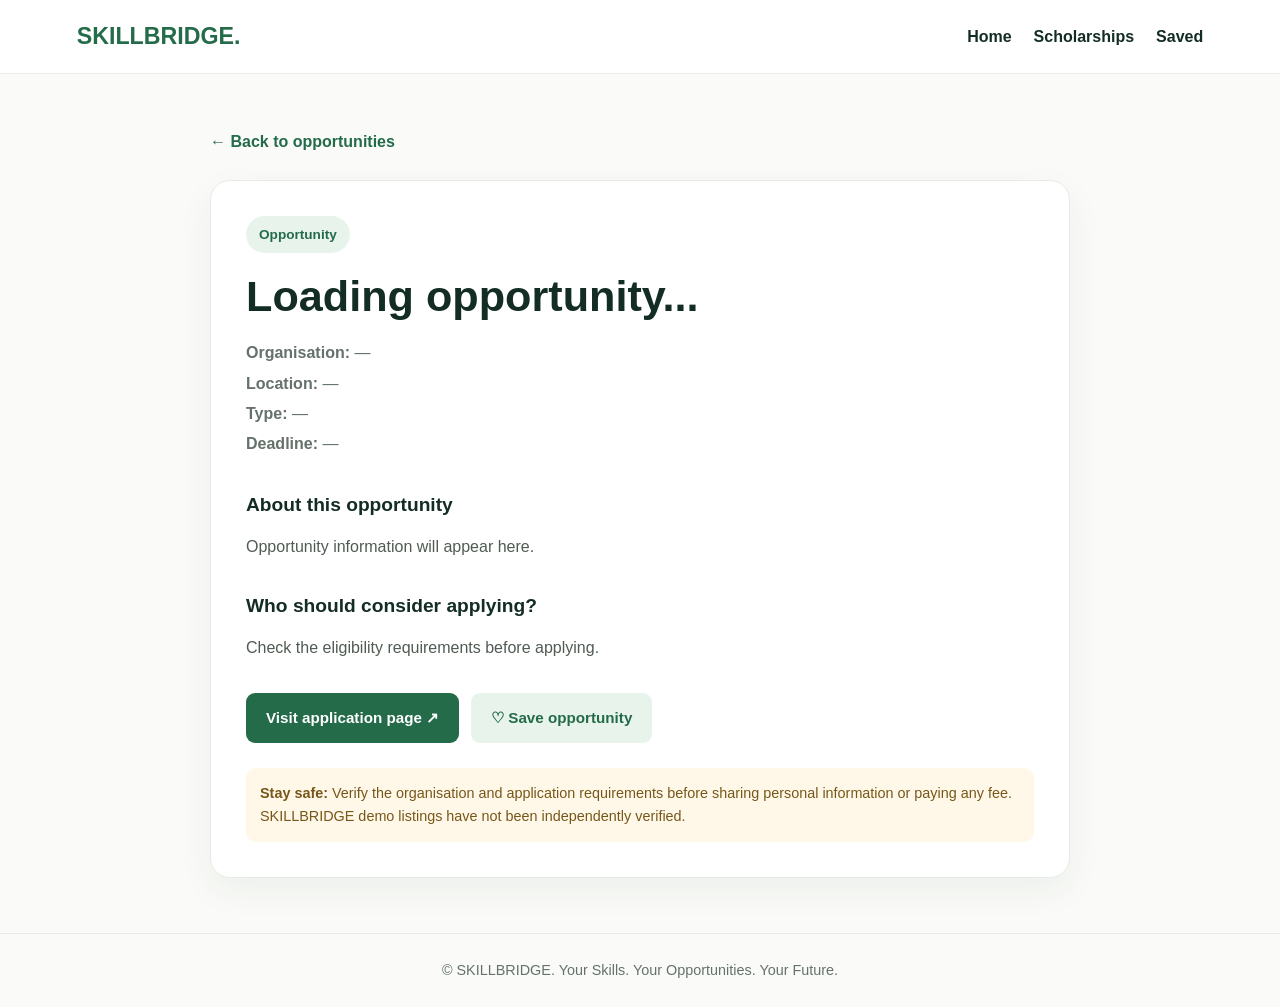
<file: opportunity.html>
<!DOCTYPE html>
<html lang="en">
<head>
    <meta charset="UTF-8">
    <meta name="viewport" content="width=device-width, initial-scale=1.0">
    <meta name="theme-color" content="#142D24">

    <title>Opportunity Details | SKILLBRIDGE</title>

    <link rel="stylesheet" href="style.css">

    <style>
        .inner-header {
            background: #fff;
            padding: 18px 6%;
            display: flex;
            justify-content: space-between;
            align-items: center;
            gap: 20px;
            border-bottom: 1px solid #e8ece8;
        }

        .inner-logo {
            font-size: 1.45rem;
            font-weight: 800;
            color: #246B4A;
            text-decoration: none;
        }

        .inner-nav {
            display: flex;
            gap: 22px;
            flex-wrap: wrap;
        }

        .inner-nav a {
            text-decoration: none;
            color: #142D24;
            font-weight: 600;
        }

        .detail-wrapper {
            max-width: 900px;
            margin: 55px auto;
            padding: 0 20px;
        }

        .back-link {
            display: inline-block;
            margin-bottom: 25px;
            color: #246B4A;
            text-decoration: none;
            font-weight: 700;
        }

        .detail-card {
            background: #fff;
            border: 1px solid #e6ebe6;
            border-radius: 20px;
            padding: 35px;
            box-shadow: 0 12px 35px rgba(20, 45, 36, 0.06);
        }

        .detail-label {
            display: inline-block;
            background: #e8f4eb;
            color: #246B4A;
            padding: 8px 13px;
            border-radius: 30px;
            font-size: 0.85rem;
            font-weight: 700;
            margin-bottom: 18px;
        }

        .detail-card h1 {
            font-size: clamp(1.8rem, 5vw, 2.7rem);
            line-height: 1.2;
            margin-bottom: 15px;
            color: #142D24;
        }

        .detail-meta {
            color: #65716a;
            margin-bottom: 25px;
            line-height: 1.9;
        }

        .detail-section {
            margin-top: 30px;
        }

        .detail-section h2 {
            font-size: 1.2rem;
            margin-bottom: 12px;
            color: #142D24;
        }

        .detail-section p {
            line-height: 1.8;
            color: #505b53;
        }

        .detail-actions {
            display: flex;
            gap: 12px;
            flex-wrap: wrap;
            margin-top: 30px;
        }

        .detail-button {
            display: inline-block;
            padding: 13px 20px;
            border-radius: 9px;
            border: none;
            cursor: pointer;
            text-decoration: none;
            font-weight: 700;
            font-size: 0.95rem;
        }

        .primary-button {
            background: #246B4A;
            color: #fff;
        }

        .secondary-button {
            background: #e8f4eb;
            color: #246B4A;
        }

        .detail-notice {
            background: #fff8e8;
            color: #775719;
            padding: 14px;
            border-radius: 10px;
            line-height: 1.6;
            margin-top: 25px;
            font-size: 0.9rem;
        }

        .inner-footer {
            text-align: center;
            padding: 25px 15px;
            color: #65716a;
            border-top: 1px solid #e8ece8;
            font-size: 0.9rem;
        }

        @media (max-width: 600px) {
            .inner-header {
                padding: 16px 5%;
                align-items: flex-start;
                flex-direction: column;
            }

            .inner-nav {
                gap: 15px;
                font-size: 0.9rem;
            }

            .detail-wrapper {
                margin: 30px auto;
            }

            .detail-card {
                padding: 23px;
            }
        }
    </style>
</head>

<body>

    <header class="inner-header">
        <a href="index.html" class="inner-logo">SKILLBRIDGE.</a>

        <nav class="inner-nav">
            <a href="index.html">Home</a>
            <a href="scholarships.html">Scholarships</a>
            <a href="saved.html">Saved</a>
        </nav>
    </header>

    <main class="detail-wrapper">
        <a href="index.html" class="back-link">← Back to opportunities</a>

        <article class="detail-card">
            <span class="detail-label" id="opportunityCategory">
                Opportunity
            </span>

            <h1 id="opportunityTitle">Loading opportunity...</h1>

            <div class="detail-meta">
                <div><strong>Organisation:</strong> <span id="opportunityOrganisation">—</span></div>
                <div><strong>Location:</strong> <span id="opportunityLocation">—</span></div>
                <div><strong>Type:</strong> <span id="opportunityType">—</span></div>
                <div><strong>Deadline:</strong> <span id="opportunityDeadline">—</span></div>
            </div>

            <section class="detail-section">
                <h2>About this opportunity</h2>
                <p id="opportunityDescription">
                    Opportunity information will appear here.
                </p>
            </section>

            <section class="detail-section">
                <h2>Who should consider applying?</h2>
                <p id="opportunityAudience">
                    Check the eligibility requirements before applying.
                </p>
            </section>

            <div class="detail-actions">
                <a href="#" id="applyButton"
                   class="detail-button primary-button"
                   target="_blank"
                   rel="noopener noreferrer">
                    Visit application page ↗
                </a>

                <button id="saveOpportunity"
                        class="detail-button secondary-button">
                    ♡ Save opportunity
                </button>
            </div>

            <div class="detail-notice">
                <strong>Stay safe:</strong> Verify the organisation and application
                requirements before sharing personal information or paying any fee.
                SKILLBRIDGE demo listings have not been independently verified.
            </div>
        </article>
    </main>

    <footer class="inner-footer">
        © <span id="currentYear"></span> SKILLBRIDGE.
        Your Skills. Your Opportunities. Your Future.
    </footer>

    <script>
        document.getElementById("currentYear").textContent =
            new Date().getFullYear();

        const params = new URLSearchParams(window.location.search);
        const opportunityId = params.get("id");

        /*
          This page reads opportunities saved by the main website.
          The homepage integration will be added in the next step.
        */

        let opportunities = [];

        try {
            opportunities = JSON.parse(
                localStorage.getItem("skillbridgeOpportunities")
            ) || [];
        } catch (error) {
            opportunities = [];
        }

        const opportunity = opportunities.find(item =>
            String(item.id) === String(opportunityId)
        );

        const savedKey = "skillbridge-saved";
        let saved = [];

        let saved = [];

try {
    const stored = JSON.parse(localStorage.getItem(savedKey)) || [];

    const savedIds = Array.isArray(stored) ? stored : [];

    const allOpportunities = JSON.parse(
        localStorage.getItem("skillbridgeOpportunities")
    ) || [];

    saved = savedIds
        .map(id => allOpportunities.find(item => item.id === Number(id)))
        .filter(Boolean);
} catch (error) {
    saved = [];
}

        if (opportunity) {
            document.title = opportunity.title + " | SKILLBRIDGE";

            document.getElementById("opportunityTitle").textContent =
                opportunity.title || "Opportunity";

            document.getElementById("opportunityOrganisation").textContent =
                opportunity.organisation || opportunity.company || "Not specified";

            document.getElementById("opportunityLocation").textContent =
                opportunity.location || "Not specified";

            document.getElementById("opportunityType").textContent =
                opportunity.type || opportunity.category || "Opportunity";

            document.getElementById("opportunityDeadline").textContent =
                opportunity.deadline || "Check application page";

            document.getElementById("opportunityCategory").textContent =
                opportunity.category || "Opportunity";

            document.getElementById("opportunityDescription").textContent =
                opportunity.description || "Please visit the application page for more information.";

            document.getElementById("opportunityAudience").textContent =
                opportunity.audience || "Review the eligibility criteria on the official application page.";

            const applyButton = document.getElementById("applyButton");

            if (opportunity.link) {
                applyButton.href = opportunity.link;
            } else {
                applyButton.href = "#";
                applyButton.addEventListener("click", function(event) {
                    event.preventDefault();
                    alert("An application link has not been added to this listing yet.");
                });
            }

            const saveButton = document.getElementById("saveOpportunity");

            function updateSaveButton() {
                const isSaved = saved.some(item =>
                    String(item.id) === String(opportunity.id)
                );

                saveButton.textContent = isSaved
                    ? "♥ Saved"
                    : "♡ Save opportunity";
            }

            updateSaveButton();

            saveButton.addEventListener("click", function() {
                const index = saved.findIndex(item =>
                    String(item.id) === String(opportunity.id)
                );

                if (index >= 0) {
                    saved.splice(index, 1);
                } else {
                    saved.push(opportunity);
                }

                localStorage.setItem(
    savedKey,
    JSON.stringify(saved.map(item => Number(item.id)))
);
                updateSaveButton();
            });

        } else {
            document.getElementById("opportunityTitle").textContent =
                "Opportunity not found";

            document.getElementById("opportunityDescription").textContent =
                "We couldn't find this opportunity. Return to the homepage to explore available listings.";

            document.getElementById("opportunityAudience").textContent =
                "Choose an opportunity from the main listing page.";

            document.getElementById("applyButton").style.display = "none";
            document.getElementById("saveOpportunity").style.display = "none";
        }
    </script>

</body>
</html>
</file>
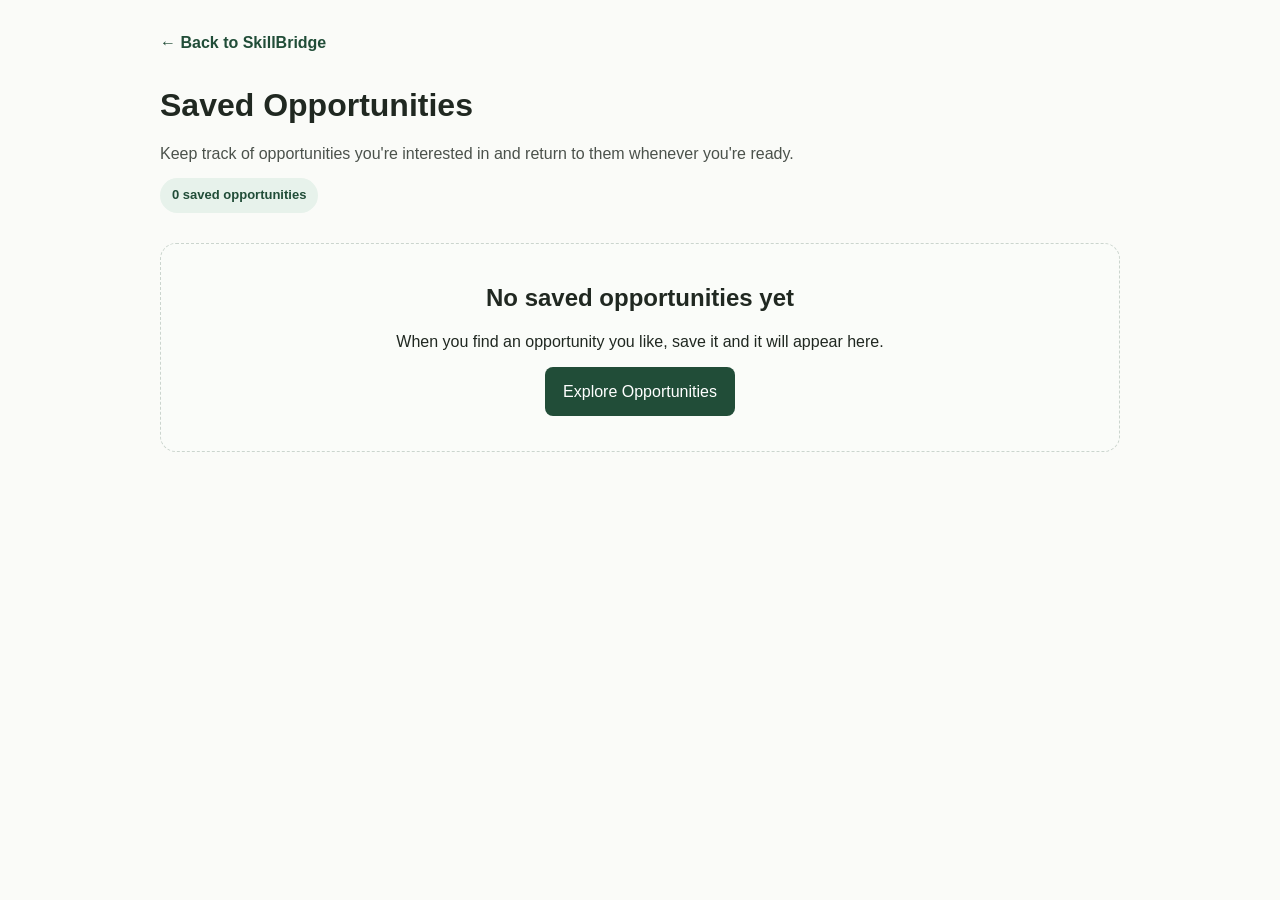
<file: saved.html>
<!DOCTYPE html>
<html lang="en">
<head>
    <meta charset="UTF-8">
    <meta name="viewport" content="width=device-width, initial-scale=1.0">

    <meta name="theme-color" content="#142B24">

    <title>Saved Opportunities | SkillBridge</title>

    <link rel="stylesheet" href="style.css">

    <style>
        .saved-page {
            max-width: 1000px;
            margin: 0 auto;
            padding: 30px 20px 60px;
        }

        .saved-header {
            margin-bottom: 30px;
        }

        .saved-header h1 {
            margin-bottom: 10px;
        }

        .saved-header p {
            opacity: 0.8;
            line-height: 1.6;
        }

        .saved-count {
            display: inline-block;
            margin-top: 12px;
            padding: 7px 12px;
            border-radius: 20px;
            background: #e7f2eb;
            color: #214d38;
            font-size: 13px;
            font-weight: 600;
        }

        .saved-list {
            display: grid;
            grid-template-columns: repeat(auto-fit, minmax(260px, 1fr));
            gap: 20px;
        }

        .saved-card {
            padding: 22px;
            border: 1px solid #e5e7e5;
            border-radius: 16px;
            background: #ffffff;
            box-shadow: 0 5px 18px rgba(0, 0, 0, 0.04);
        }

        .saved-card h2 {
            margin: 12px 0 8px;
            font-size: 20px;
        }

        .saved-card p {
            line-height: 1.6;
        }

        .saved-category {
            display: inline-block;
            padding: 6px 10px;
            border-radius: 20px;
            background: #edf4ef;
            color: #28543c;
            font-size: 12px;
            font-weight: 600;
        }

        .saved-meta {
            margin: 14px 0;
            font-size: 14px;
            color: #626962;
        }

        .saved-actions {
            display: flex;
            flex-wrap: wrap;
            gap: 10px;
            margin-top: 18px;
        }

        .saved-actions a,
        .saved-actions button {
            display: inline-block;
            padding: 10px 14px;
            border-radius: 8px;
            font: inherit;
            font-size: 14px;
            text-decoration: none;
            cursor: pointer;
        }

        .view-btn {
            border: none;
            background: #214d38;
            color: #ffffff;
        }

        .remove-btn {
            border: 1px solid #d9dfda;
            background: #ffffff;
            color: #8a302d;
        }

        .empty-state {
            padding: 35px 20px;
            text-align: center;
            border: 1px dashed #cbd5ce;
            border-radius: 16px;
            background: #fafcf9;
        }

        .empty-state h2 {
            margin-bottom: 10px;
        }

        .empty-state p {
            line-height: 1.7;
        }

        .browse-btn {
            display: inline-block;
            margin-top: 12px;
            padding: 12px 18px;
            border-radius: 8px;
            background: #214d38;
            color: #ffffff;
            text-decoration: none;
        }

        .back-link {
            display: inline-block;
            margin-bottom: 24px;
            color: #214d38;
            text-decoration: none;
            font-weight: 600;
        }

        @media (max-width: 480px) {
            .saved-page {
                padding: 24px 15px 45px;
            }

            .saved-card {
                padding: 18px;
            }
        }
    </style>
</head>

<body>

    <main class="saved-page">

        <a href="index.html" class="back-link">
            ← Back to SkillBridge
        </a>

        <header class="saved-header">
            <h1>Saved Opportunities</h1>

            <p>
                Keep track of opportunities you're interested in
                and return to them whenever you're ready.
            </p>

            <span class="saved-count" id="savedCount">
                0 saved opportunities
            </span>
        </header>

        <section id="savedContainer" class="saved-list">
            <!-- Saved opportunities will appear here -->
        </section>

    </main>

    <script>
        const savedContainer = document.getElementById("savedContainer");
        const savedCount = document.getElementById("savedCount");

        function getSavedOpportunities() {
            try {
                const ids = JSON.parse(
                    localStorage.getItem("skillbridge-saved")
                ) || [];

                const opportunities = JSON.parse(
                    localStorage.getItem("skillbridgeOpportunities")
                ) || [];

                if (!Array.isArray(ids) || !Array.isArray(opportunities)) {
                    return [];
                }

                return ids
                    .map(id => opportunities.find(
                        item => Number(item.id) === Number(id)
                    ))
                    .filter(Boolean);

            } catch (error) {
                console.error("Could not load saved opportunities:", error);
                return [];
            }
        }

        function renderSavedOpportunities() {
            const opportunities = getSavedOpportunities();

            savedCount.textContent =
                opportunities.length === 1
                    ? "1 saved opportunity"
                    : opportunities.length + " saved opportunities";

            if (opportunities.length === 0) {
                savedContainer.className = "";
                savedContainer.innerHTML = `
                    <div class="empty-state">
                        <h2>No saved opportunities yet</h2>

                        <p>
                            When you find an opportunity you like,
                            save it and it will appear here.
                        </p>

                        <a href="index.html" class="browse-btn">
                            Explore Opportunities
                        </a>
                    </div>
                `;
                return;
            }

            savedContainer.className = "saved-list";

            savedContainer.innerHTML = opportunities.map(opportunity => `
                <article class="saved-card">

                    <span class="saved-category">
                        ${escapeHTML(opportunity.category || "Opportunity")}
                    </span>

                    <h2>${escapeHTML(opportunity.title || "Untitled Opportunity")}</h2>

                    <p>
                        ${escapeHTML(
                            opportunity.description ||
                            "Explore this opportunity to learn more."
                        )}
                    </p>

                    <div class="saved-meta">
                        <p><strong>Type:</strong>
                            ${escapeHTML(opportunity.type || "Not specified")}
                        </p>

                        <p><strong>Location:</strong>
                            ${escapeHTML(opportunity.location || "Not specified")}
                        </p>
                    </div>

                    <div class="saved-actions">

                        <a
                            class="view-btn"
                            href="opportunity.html?id=${encodeURIComponent(opportunity.id)}"
                        >
                            View Details
                        </a>

                        <button
                            class="remove-btn"
                            type="button"
                            onclick="removeSavedOpportunity(${Number(opportunity.id)})"
                        >
                            Remove
                        </button>

                    </div>

                </article>
            `).join("");
        }

        function removeSavedOpportunity(id) {
            try {
                const savedIds = JSON.parse(
                    localStorage.getItem("skillbridge-saved")
                ) || [];

                const updatedIds = savedIds.filter(
                    savedId => Number(savedId) !== Number(id)
                );

                localStorage.setItem(
                    "skillbridge-saved",
                    JSON.stringify(updatedIds)
                );

                renderSavedOpportunities();

            } catch (error) {
                console.error("Could not remove saved opportunity:", error);
                alert("Something went wrong. Please try again.");
            }
        }

        function escapeHTML(value) {
            return String(value).replace(/[&<>"']/g, character => ({
                "&": "&amp;",
                "<": "&lt;",
                ">": "&gt;",
                '"': "&quot;",
                "'": "&#39;"
            })[character]);
        }

        renderSavedOpportunities();
    </script>

</body>
</html>
</file>
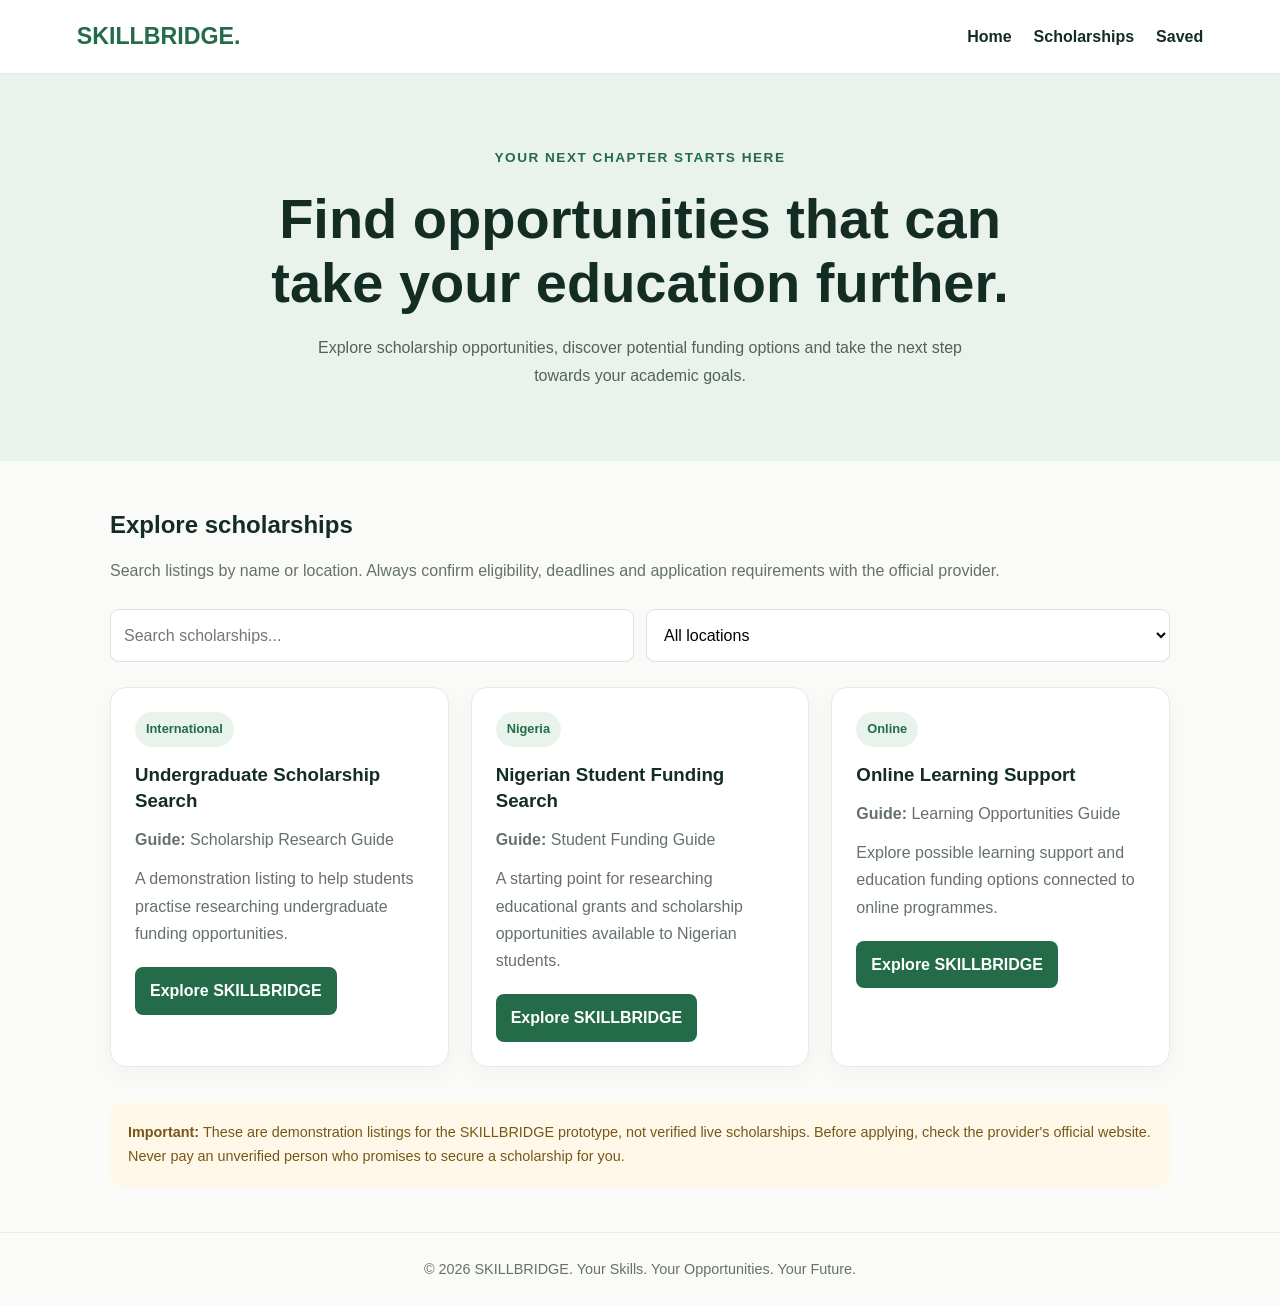
<file: scholarships.html>
<!DOCTYPE html>
<html lang="en">
<head>
    <meta charset="UTF-8">
    <meta name="viewport" content="width=device-width, initial-scale=1.0">
    <meta name="theme-color" content="#142D24">

    <meta name="description" content="Discover scholarship opportunities on SKILLBRIDGE.">

    <title>Scholarships | SKILLBRIDGE</title>

    <link rel="stylesheet" href="style.css">

    <style>
        .inner-header {
            background: #fff;
            padding: 18px 6%;
            display: flex;
            justify-content: space-between;
            align-items: center;
            gap: 20px;
            border-bottom: 1px solid #e8ece8;
        }

        .inner-logo {
            font-size: 1.45rem;
            font-weight: 800;
            color: #246B4A;
            text-decoration: none;
        }

        .inner-nav {
            display: flex;
            gap: 22px;
            flex-wrap: wrap;
        }

        .inner-nav a {
            text-decoration: none;
            color: #142D24;
            font-weight: 600;
        }

        .scholarship-hero {
            padding: 70px 20px;
            text-align: center;
            background: #eaf3eb;
        }

        .scholarship-hero .eyebrow {
            display: inline-block;
            color: #246B4A;
            font-weight: 800;
            font-size: 0.85rem;
            letter-spacing: 1.5px;
            margin-bottom: 18px;
        }

        .scholarship-hero h1 {
            max-width: 760px;
            margin: 0 auto 18px;
            color: #142D24;
            font-size: clamp(2rem, 6vw, 3.5rem);
            line-height: 1.15;
        }

        .scholarship-hero p {
            max-width: 650px;
            margin: 0 auto;
            color: #526259;
            line-height: 1.8;
        }

        .scholarship-container {
            max-width: 1100px;
            margin: 45px auto;
            padding: 0 20px;
        }

        .scholarship-container h2 {
            color: #142D24;
            margin-bottom: 12px;
        }

        .intro-text {
            color: #65716a;
            line-height: 1.7;
            margin-bottom: 25px;
        }

        .scholarship-tools {
            display: flex;
            gap: 12px;
            flex-wrap: wrap;
            margin-bottom: 25px;
        }

        .scholarship-tools input,
        .scholarship-tools select {
            flex: 1;
            min-width: 180px;
            padding: 13px;
            border: 1px solid #dce4dc;
            border-radius: 9px;
            background: #fff;
            font: inherit;
        }

        .scholarship-grid {
            display: grid;
            grid-template-columns: repeat(auto-fit, minmax(250px, 1fr));
            gap: 22px;
        }

        .scholarship-card {
            background: #fff;
            border: 1px solid #e5ebe5;
            border-radius: 16px;
            padding: 24px;
            box-shadow: 0 8px 24px rgba(20, 45, 36, 0.04);
        }

        .scholarship-tag {
            display: inline-block;
            background: #e8f4eb;
            color: #246B4A;
            border-radius: 30px;
            padding: 7px 11px;
            font-size: 0.8rem;
            font-weight: 700;
            margin-bottom: 15px;
        }

        .scholarship-card h3 {
            color: #142D24;
            margin-bottom: 12px;
            line-height: 1.4;
        }

        .scholarship-card p {
            color: #65716a;
            line-height: 1.7;
            margin-bottom: 12px;
        }

        .scholarship-card a {
            display: inline-block;
            margin-top: 8px;
            background: #246B4A;
            color: #fff;
            padding: 11px 15px;
            border-radius: 8px;
            text-decoration: none;
            font-weight: 700;
        }

        .scholarship-notice {
            margin-top: 35px;
            padding: 18px;
            background: #fff8e8;
            color: #775719;
            border-radius: 12px;
            line-height: 1.7;
            font-size: 0.9rem;
        }

        .inner-footer {
            text-align: center;
            padding: 25px 15px;
            color: #65716a;
            border-top: 1px solid #e8ece8;
            font-size: 0.9rem;
        }

        @media (max-width: 600px) {
            .inner-header {
                padding: 16px 5%;
                align-items: flex-start;
                flex-direction: column;
            }

            .inner-nav {
                gap: 15px;
                font-size: 0.9rem;
            }

            .scholarship-hero {
                padding: 50px 20px;
            }
        }
    </style>
</head>

<body>

    <header class="inner-header">
        <a href="index.html" class="inner-logo">SKILLBRIDGE.</a>

        <nav class="inner-nav">
            <a href="index.html">Home</a>
            <a href="scholarships.html">Scholarships</a>
            <a href="saved.html">Saved</a>
        </nav>
    </header>

    <section class="scholarship-hero">
        <span class="eyebrow">YOUR NEXT CHAPTER STARTS HERE</span>

        <h1>Find opportunities that can take your education further.</h1>

        <p>
            Explore scholarship opportunities, discover potential funding options
            and take the next step towards your academic goals.
        </p>
    </section>

    <main class="scholarship-container">
        <h2>Explore scholarships</h2>

        <p class="intro-text">
            Search listings by name or location. Always confirm eligibility,
            deadlines and application requirements with the official provider.
        </p>

        <div class="scholarship-tools">
            <input
                type="search"
                id="scholarshipSearch"
                placeholder="Search scholarships..."
                aria-label="Search scholarships"
            >

            <select id="scholarshipLocation" aria-label="Filter scholarships by location">
                <option value="">All locations</option>
                <option value="nigeria">Nigeria</option>
                <option value="international">International</option>
                <option value="online">Online</option>
            </select>
        </div>

        <div id="scholarshipGrid" class="scholarship-grid"></div>

        <div class="scholarship-notice">
            <strong>Important:</strong> These are demonstration listings for the
            SKILLBRIDGE prototype, not verified live scholarships. Before applying,
            check the provider's official website. Never pay an unverified person
            who promises to secure a scholarship for you.
        </div>
    </main>

    <footer class="inner-footer">
        © <span id="currentYear"></span> SKILLBRIDGE.
        Your Skills. Your Opportunities. Your Future.
    </footer>

    <script>
        document.getElementById("currentYear").textContent =
            new Date().getFullYear();

        const demoScholarships = [
            {
                id: "demo-scholarship-1",
                title: "Undergraduate Scholarship Search",
                organisation: "Scholarship Research Guide",
                location: "International",
                description: "A demonstration listing to help students practise researching undergraduate funding opportunities.",
                link: ""
            },
            {
                id: "demo-scholarship-2",
                title: "Nigerian Student Funding Search",
                organisation: "Student Funding Guide",
                location: "Nigeria",
                description: "A starting point for researching educational grants and scholarship opportunities available to Nigerian students.",
                link: ""
            },
            {
                id: "demo-scholarship-3",
                title: "Online Learning Support",
                organisation: "Learning Opportunities Guide",
                location: "Online",
                description: "Explore possible learning support and education funding options connected to online programmes.",
                link: ""
            }
        ];

        const grid = document.getElementById("scholarshipGrid");
        const search = document.getElementById("scholarshipSearch");
        const locationFilter = document.getElementById("scholarshipLocation");

        function escapeHTML(value) {
            return String(value).replace(/[&<>"']/g, character => ({
                "&": "&amp;",
                "<": "&lt;",
                ">": "&gt;",
                '"': "&quot;",
                "'": "&#39;"
            })[character]);
        }

        function renderScholarships() {
            const query = search.value.trim().toLowerCase();
            const location = locationFilter.value.toLowerCase();

            const filtered = demoScholarships.filter(item => {
                const matchesQuery = (
                    item.title + " " +
                    item.organisation + " " +
                    item.description
                ).toLowerCase().includes(query);

                const matchesLocation = !location ||
                    item.location.toLowerCase() === location;

                return matchesQuery && matchesLocation;
            });

            if (filtered.length === 0) {
                grid.innerHTML = `
                    <p>No matching demonstration listings were found.
                    Try another search.</p>
                `;
                return;
            }

            grid.innerHTML = filtered.map(item => `
                <article class="scholarship-card">
                    <span class="scholarship-tag">
                        ${escapeHTML(item.location)}
                    </span>

                    <h3>${escapeHTML(item.title)}</h3>

                    <p><strong>Guide:</strong>
                        ${escapeHTML(item.organisation)}
                    </p>

                    <p>${escapeHTML(item.description)}</p>

                    <a href="index.html">Explore SKILLBRIDGE</a>
                </article>
            `).join("");
        }

        search.addEventListener("input", renderScholarships);
        locationFilter.addEventListener("change", renderScholarships);

        renderScholarships();
    </script>

</body>
</html>
</file>
<file: style.css>
/* =========================================
   SKILLBRIDGE — MAIN STYLESHEET
   ========================================= */

:root {
    --green: #246B4A;
    --green-dark: #174B35;
    --green-light: #E8F2EA;
    --navy: #142D24;
    --paper: #FAFBF8;
    --white: #FFFFFF;
    --text: #202821;
    --muted: #737B74;
    --border: #E7EAE5;
    --purple: #EEE8FC;
    --orange: #FBEBDD;
    --blue: #E5EEF9;
    --pink: #F9E7ED;
    --yellow: #F8F1D9;
    --shadow: 0 15px 45px rgba(20, 45, 36, 0.07);
}

* {
    margin: 0;
    padding: 0;
    box-sizing: border-box;
}

html {
    scroll-behavior: smooth;
    scroll-padding-top: 90px;
}

body {
    font-family: "DM Sans", sans-serif;
    background: var(--paper);
    color: var(--text);
    line-height: 1.6;
    overflow-x: hidden;
}

a {
    color: inherit;
    text-decoration: none;
}

button,
input,
select {
    font: inherit;
}

button,
a,
select {
    -webkit-tap-highlight-color: transparent;
}

button {
    cursor: pointer;
}

img {
    display: block;
    max-width: 100%;
}

.container {
    width: min(1160px, 90%);
    margin: 0 auto;
}

.section-padding {
    padding: 100px 0;
}

/* ANNOUNCEMENT BAR */

.announcement-bar {
    background: var(--navy);
    color: var(--white);
    text-align: center;
    padding: 10px 15px;
    font-size: 12px;
    letter-spacing: 0.15px;
}

.announcement-bar a {
    color: #B9E2C6;
    font-weight: 700;
    margin-left: 8px;
}

/* NAVIGATION */

.header {
    background: rgba(250, 251, 248, 0.96);
    border-bottom: 1px solid var(--border);
    position: sticky;
    top: 0;
    z-index: 100;
    backdrop-filter: blur(14px);
}

.navbar {
    min-height: 82px;
    display: flex;
    align-items: center;
    justify-content: space-between;
    gap: 25px;
}

.logo {
    display: inline-flex;
    align-items: center;
    gap: 10px;
    font-family: "Manrope", sans-serif;
    font-size: 19px;
    font-weight: 800;
    letter-spacing: -0.8px;
    white-space: nowrap;
}

.logo-icon {
    width: 38px;
    height: 38px;
    background: var(--green);
    color: white;
    border-radius: 12px 12px 12px 4px;
    display: grid;
    place-items: center;
    font-size: 23px;
}

.logo-highlight {
    color: var(--green);
}

.nav-links {
    display: flex;
    align-items: center;
    gap: 30px;
}

.nav-links a,
.login-link {
    color: #555F57;
    font-size: 13px;
    font-weight: 600;
    transition: color 0.2s ease;
}

.nav-links a:hover,
.login-link:hover {
    color: var(--green);
}

.nav-actions {
    display: flex;
    align-items: center;
    gap: 20px;
}

.btn {
    min-height: 48px;
    display: inline-flex;
    justify-content: center;
    align-items: center;
    gap: 12px;
    padding: 0 23px;
    border-radius: 8px;
    border: 1px solid transparent;
    font-size: 13px;
    font-weight: 700;
    transition: transform 0.2s ease, background 0.2s ease;
}

.btn:hover {
    transform: translateY(-2px);
}

.btn-primary {
    background: var(--green);
    color: white;
}

.btn-primary:hover {
    background: var(--green-dark);
}

.btn-secondary {
    border-color: #DCE2DB;
    background: rgba(255, 255, 255, 0.6);
    color: var(--navy);
}

.btn-secondary:hover {
    background: white;
}

.menu-toggle {
    display: none;
    width: 42px;
    height: 42px;
    border: 1px solid var(--border);
    background: white;
    border-radius: 8px;
    flex-direction: column;
    align-items: center;
    justify-content: center;
    gap: 5px;
}

.menu-toggle span {
    width: 19px;
    height: 2px;
    background: var(--navy);
    border-radius: 5px;
}

/* HERO */

.hero {
    padding: 90px 0 95px;
    background:
        radial-gradient(ellipse at 90% 10%, rgba(204, 229, 208, 0.32), transparent 36%),
        var(--paper);
    overflow: hidden;
}

.hero-grid {
    display: grid;
    grid-template-columns: 1.05fr 0.95fr;
    align-items: center;
    gap: 75px;
}

.eyebrow {
    display: inline-flex;
    align-items: center;
    gap: 9px;
    color: var(--green);
    font-size: 10px;
    font-weight: 800;
    letter-spacing: 1.7px;
    margin-bottom: 23px;
}

.status-dot,
.preview-footer-dot {
    width: 8px;
    height: 8px;
    border-radius: 50%;
    background: #57A875;
    flex-shrink: 0;
}

.hero h1 {
    font-family: "Manrope", sans-serif;
    font-size: clamp(42px, 5.1vw, 66px);
    line-height: 1.13;
    letter-spacing: -3.5px;
    color: var(--navy);
    font-weight: 800;
    max-width: 570px;
}

.hero h1 span {
    color: var(--green);
    display: block;
}

.hero-description {
    max-width: 510px;
    color: var(--muted);
    font-size: 15px;
    line-height: 1.9;
    margin: 24px 0 29px;
}

.hero-actions {
    display: flex;
    align-items: center;
    gap: 13px;
    flex-wrap: wrap;
}

.hero-note {
    display: flex;
    align-items: center;
    gap: 9px;
    margin-top: 27px;
    color: #747D75;
    font-size: 11px;
}

.check-icon {
    display: grid;
    place-items: center;
    width: 20px;
    height: 20px;
    border-radius: 50%;
    background: var(--green-light);
    color: var(--green);
    font-weight: 800;
}

/* HERO VISUAL */

.hero-visual {
    min-height: 425px;
    display: flex;
    justify-content: center;
    align-items: center;
    position: relative;
}

.visual-decoration {
    position: absolute;
    border-radius: 50%;
    pointer-events: none;
}

.decoration-one {
    width: 290px;
    height: 290px;
    background: #E2EEDF;
    top: 10px;
    right: 0;
    opacity: 0.8;
}

.decoration-two {
    width: 190px;
    height: 190px;
    background: #D6E8D7;
    bottom: 10px;
    left: 0;
    opacity: 0.7;
}

.opportunity-preview {
    position: relative;
    z-index: 2;
    background: white;
    border: 1px solid rgba(231, 234, 229, 0.9);
    border-radius: 17px;
    width: 100%;
    max-width: 415px;
    padding: 27px;
    box-shadow: 0 25px 65px rgba(20, 45, 36, 0.12);
}

.preview-top {
    display: flex;
    justify-content: space-between;
    align-items: center;
    margin-bottom: 25px;
}

.mini-label {
    font-size: 9px;
    letter-spacing: 1.4px;
    font-weight: 800;
    color: var(--green);
}

.preview-top h3 {
    font-family: "Manrope", sans-serif;
    font-size: 21px;
    margin-top: 5px;
    letter-spacing: -0.6px;
}

.preview-icon {
    width: 39px;
    height: 39px;
    display: grid;
    place-items: center;
    border-radius: 10px;
    background: var(--green-light);
    color: var(--green);
    font-size: 21px;
}

.preview-item {
    display: flex;
    align-items: center;
    gap: 13px;
    padding: 16px 0;
    border-bottom: 1px solid #EFF1ED;
}

.preview-item-icon {
    width: 43px;
    height: 43px;
    border-radius: 11px;
    display: grid;
    place-items: center;
    font-size: 21px;
    flex-shrink: 0;
}

.icon-green {
    background: #E5F2E7;
    color: #367A4D;
}

.icon-purple {
    background: var(--purple);
    color: #7957B6;
}

.icon-orange {
    background: var(--orange);
    color: #BD7337;
}

.preview-item-text {
    min-width: 0;
    flex: 1;
}

.preview-item-text h4 {
    font-size: 12px;
    margin-bottom: 3px;
}

.preview-item-text p {
    font-size: 10px;
    color: var(--muted);
}

.item-arrow {
    color: #8D968E;
    font-size: 17px;
}

.preview-footer {
    display: flex;
    align-items: center;
    gap: 9px;
    margin-top: 21px;
    font-size: 10px;
    color: var(--muted);
}

.floating-card {
    position: absolute;
    right: -14px;
    bottom: 8px;
    z-index: 3;
    display: flex;
    align-items: center;
    gap: 12px;
    padding: 15px 18px;
    background: white;
    border: 1px solid var(--border);
    border-radius: 12px;
    box-shadow: var(--shadow);
}

.floating-card-icon {
    width: 35px;
    height: 35px;
    border-radius: 9px;
    display: grid;
    place-items: center;
    color: var(--green);
    background: var(--green-light);
}

.floating-card strong {
    display: block;
    font-size: 11px;
}

.floating-card p {
    font-size: 10px;
    color: var(--muted);
    margin-top: 2px;
}

/* VALUE STRIP */

.value-strip {
    background: white;
    border-top: 1px solid var(--border);
    border-bottom: 1px solid var(--border);
}

.value-grid {
    display: grid;
    grid-template-columns: repeat(4, 1fr);
    padding: 29px 0;
}

.value-item {
    display: flex;
    align-items: center;
    justify-content: center;
    gap: 12px;
    padding: 8px 12px;
    border-right: 1px solid var(--border);
}

.value-item:last-child {
    border-right: 0;
}

.value-symbol {
    width: 39px;
    height: 39px;
    display: grid;
    place-items: center;
    border-radius: 10px;
    background: var(--green-light);
    color: var(--green);
    font-size: 20px;
}

.value-item h3 {
    font-size: 12px;
    font-weight: 800;
}

.value-item p {
    color: var(--muted);
    font-size: 10px;
    margin-top: 2px;
}

/* SECTION HEADINGS */

.section-heading {
    display: flex;
    justify-content: space-between;
    align-items: flex-end;
    gap: 25px;
    margin-bottom: 35px;
}

.section-label {
    display: inline-block;
    color: var(--green);
    font-size: 10px;
    letter-spacing: 1.5px;
    font-weight: 800;
    margin-bottom: 12px;
}

.section-heading h2,
.join-content h2 {
    font-family: "Manrope", sans-serif;
    color: var(--navy);
    font-size: clamp(29px, 3.5vw, 42px);
    line-height: 1.23;
    letter-spacing: -1.7px;
    font-weight: 800;
}

.section-heading p {
    margin-top: 12px;
    color: var(--muted);
    font-size: 13px;
    line-height: 1.8;
    max-width: 530px;
}

.text-link {
    color: var(--green);
    font-size: 12px;
    font-weight: 800;
    white-space: nowrap;
    padding-bottom: 5px;
}

/* SEARCH */

.opportunities {
    background: #F7F8F4;
}

.search-box {
    display: flex;
    align-items: center;
    gap: 15px;
    padding: 10px;
    background: white;
    border: 1px solid var(--border);
    border-radius: 12px;
    box-shadow: 0 8px 28px rgba(20, 45, 36, 0.035);
    margin-bottom: 38px;
}

.search-field {
    display: flex;
    align-items: center;
    gap: 11px;
    flex: 1;
    min-width: 0;
    padding-left: 12px;
}

.search-icon {
    font-size: 26px;
    color: var(--green);
}

.search-field input {
    width: 100%;
    min-width: 0;
    border: 0;
    outline: 0;
    color: var(--text);
    font-size: 12px;
    background: transparent;
}

.search-field input::placeholder {
    color: #9BA29B;
}

.search-divider {
    width: 1px;
    height: 32px;
    background: var(--border);
}

.search-location {
    display: flex;
    align-items: center;
    gap: 7px;
    padding: 0 8px;
    color: var(--green);
}

.search-location select {
    border: 0;
    outline: 0;
    background: transparent;
    color: #586159;
    font-size: 11px;
    max-width: 135px;
}

.search-button {
    min-height: 43px;
}

.results-heading {
    display: flex;
    align-items: center;
    justify-content: space-between;
    gap: 15px;
    margin-bottom: 20px;
}

.results-heading h3 {
    font-family: "Manrope", sans-serif;
    font-size: 18px;
    letter-spacing: -0.5px;
}

.results-heading span {
    color: var(--muted);
    font-size: 11px;
}

/* OPPORTUNITY CARDS */

.opportunity-grid {
    display: grid;
    grid-template-columns: repeat(3, minmax(0, 1fr));
    gap: 19px;
}

.opportunity-card {
    display: flex;
    flex-direction: column;
    background: white;
    border: 1px solid var(--border);
    border-radius: 13px;
    padding: 22px;
    min-width: 0;
    transition: transform 0.25s ease, box-shadow 0.25s ease;
}

.opportunity-card:hover {
    transform: translateY(-4px);
    box-shadow: var(--shadow);
}

.card-top {
    display: flex;
    align-items: flex-start;
    justify-content: space-between;
    gap: 10px;
}

.company-mark {
    width: 43px;
    height: 43px;
    border-radius: 11px;
    display: grid;
    place-items: center;
    background: var(--green-light);
    color: var(--green);
    font-family: "Manrope", sans-serif;
    font-weight: 800;
    font-size: 18px;
}

.save-button {
    width: 34px;
    height: 34px;
    border-radius: 8px;
    border: 1px solid var(--border);
    background: white;
    color: #69736B;
    font-size: 17px;
}

.save-button.saved {
    background: #E5F2E7;
    color: var(--green);
    border-color: #CDE4D0;
}

.card-type {
    display: inline-block;
    width: fit-content;
    margin-top: 20px;
    padding: 5px 9px;
    border-radius: 5px;
    background: var(--green-light);
    color: var(--green);
    font-size: 9px;
    font-weight: 800;
    letter-spacing: 0.3px;
}

.opportunity-card h3 {
    font-family: "Manrope", sans-serif;
    font-size: 16px;
    line-height: 1.5;
    margin: 12px 0 5px;
    letter-spacing: -0.4px;
}

.card-organisation {
    color: #69736B;
    font-size: 11px;
}

.card-description {
    color: var(--muted);
    font-size: 11px;
    line-height: 1.8;
    margin: 14px 0 17px;
    flex: 1;
}

.card-tags {
    display: flex;
    flex-wrap: wrap;
    gap: 7px;
    margin-bottom: 18px;
}

.card-tag {
    padding: 5px 8px;
    border-radius: 5px;
    background: #F4F5F1;
    color: #69736B;
    font-size: 9px;
}

.card-bottom {
    display: flex;
    justify-content: space-between;
    align-items: center;
    gap: 8px;
    padding-top: 15px;
    border-top: 1px solid #EFF1ED;
}

.card-location {
    color: #747D75;
    font-size: 10px;
}

.card-details {
    border: 0;
    background: transparent;
    color: var(--green);
    font-size: 11px;
    font-weight: 800;
}

.demo-notice {
    margin-top: 25px;
    font-size: 10px;
    line-height: 1.7;
    color: #7C857D;
}

.loading-message,
.empty-message {
    grid-column: 1 / -1;
    padding: 45px 20px;
    text-align: center;
    background: white;
    border: 1px solid var(--border);
    border-radius: 12px;
    color: var(--muted);
    font-size: 13px;
}

/* CATEGORIES */

.categories {
    background: white;
}

.category-grid {
    display: grid;
    grid-template-columns: repeat(3, minmax(0, 1fr));
    gap: 18px;
}

.category-card {
    border: 1px solid var(--border);
    border-radius: 13px;
    padding: 25px;
    background: white;
    transition: transform 0.2s ease, border-color 0.2s ease, box-shadow 0.2s ease;
}

.category-card:hover {
    transform: translateY(-4px);
    border-color: #BDD4C2;
    box-shadow: var(--shadow);
}

.category-icon {
    width: 47px;
    height: 47px;
    display: grid;
    place-items: center;
    border-radius: 12px;
    font-size: 23px;
    margin-bottom: 22px;
}

.category-green {
    background: #E5F2E7;
    color: #367A4D;
}

.category-purple {
    background: var(--purple);
    color: #7957B6;
}

.category-orange {
    background: var(--orange);
    color: #BD7337;
}

.category-blue {
    background: var(--blue);
    color: #4675AA;
}

.category-pink {
    background: var(--pink);
    color: #B55A78;
}

.category-yellow {
    background: var(--yellow);
    color: #96772B;
}

.category-card h3 {
    font-family: "Manrope", sans-serif;
    font-size: 16px;
    margin-bottom: 9px;
    letter-spacing: -0.4px;
}

.category-card p {
    color: var(--muted);
    font-size: 12px;
    line-height: 1.8;
    margin-bottom: 20px;
}

.category-card > span {
    color: var(--green);
    font-size: 11px;
    font-weight: 800;
}

/* HOW IT WORKS */

.how-it-works {
    background: #F6F8F3;
}

.centered-heading {
    justify-content: center;
    text-align: center;
}

.centered-heading p {
    margin-left: auto;
    margin-right: auto;
}

.steps-grid {
    display: grid;
    grid-template-columns: repeat(3, minmax(0, 1fr));
    gap: 20px;
    margin-top: 50px;
}

.step-card {
    position: relative;
    padding: 30px;
    background: white;
    border: 1px solid var(--border);
    border-radius: 13px;
}

.step-number {
    position: absolute;
    right: 25px;
    top: 23px;
    color: #B8C8BA;
    font-family: "Manrope", sans-serif;
    font-size: 25px;
    font-weight: 800;
}

.step-icon {
    width: 48px;
    height: 48px;
    display: grid;
    place-items: center;
    border-radius: 12px;
    background: var(--green-light);
    color: var(--green);
    font-size: 24px;
    margin-bottom: 22px;
}

.step-card h3 {
    font-family: "Manrope", sans-serif;
    font-size: 18px;
    margin-bottom: 10px;
}

.step-card p {
    color: var(--muted);
    font-size: 12px;
    line-height: 1.9;
}

/* JOIN SECTION */

.join-section {
    background: white;
}

.join-card {
    position: relative;
    overflow: hidden;
    display: flex;
    align-items: center;
    justify-content: space-between;
    min-height: 360px;
    padding: 65px;
    background: var(--navy);
    border-radius: 19px;
}

.join-content {
    position: relative;
    z-index: 2;
    max-width: 610px;
}

.join-content .section-label {
    color: #B9E2C6;
}

.join-content h2 {
    color: white;
    font-size: clamp(30px, 4vw, 44px);
    max-width: 600px;
}

.join-content h2 span {
    color: #B9E2C6;
}

.join-content p {
    color: #CEDBD1;
    font-size: 12px;
    line-height: 1.9;
    max-width: 510px;
    margin: 19px 0 27px;
}

.btn-light {
    background: white;
    color: var(--navy);
}

.btn-light:hover {
    background: #EAF2E9;
}

.join-decoration {
    position: absolute;
    width: 380px;
    height: 380px;
    right: -40px;
    top: -10px;
}

.join-circle {
    position: absolute;
    border: 1px solid rgba(185, 226, 198, 0.25);
    border-radius: 50%;
}

.circle-one {
    width: 340px;
    height: 340px;
    top: 20px;
    right: 0;
}

.circle-two {
    width: 235px;
    height: 235px;
    top: 72px;
    right: 52px;
}

.join-star {
    position: absolute;
    top: 115px;
    right: 110px;
    color: #B9E2C6;
    font-size: 100px;
}

/* FOOTER */

.footer {
    background: #10241D;
    color: white;
    padding-top: 65px;
}

.footer-main {
    display: grid;
    grid-template-columns: 1.5fr 1fr 1fr;
    gap: 60px;
    padding-bottom: 45px;
}

.footer-logo {
    color: white;
}

.footer-logo .logo-highlight {
    color: #B9E2C6;
}

.footer-brand > p {
    max-width: 280px;
    color: #B4C3B8;
    font-size: 12px;
    line-height: 1.9;
    margin-top: 18px;
}

.footer-links {
    display: flex;
    flex-direction: column;
    align-items: flex-start;
    gap: 12px;
}

.footer-links h4 {
    font-size: 12px;
    margin-bottom: 5px;
}

.footer-links a {
    color: #B4C3B8;
    font-size: 11px;
    transition: color 0.2s ease;
}

.footer-links a:hover,
.footer-bottom a:hover {
    color: #B9E2C6;
}

.footer-bottom {
    display: flex;
    align-items: center;
    justify-content: space-between;
    gap: 15px;
    border-top: 1px solid rgba(255, 255, 255, 0.12);
    padding: 22px 0;
}

.footer-bottom p,
.footer-bottom a {
    color: #B4C3B8;
    font-size: 10px;
}

/* RESPONSIVE: TABLETS */

@media (max-width: 950px) {
    .navbar {
        gap: 15px;
    }

    .nav-links {
        gap: 16px;
    }

    .nav-links a {
        font-size: 11px;
    }

    .nav-actions {
        gap: 12px;
    }

    .hero-grid {
        gap: 35px;
    }

    .hero h1 {
        font-size: 48px;
        letter-spacing: -2.5px;
    }

    .hero-visual {
        min-height: 380px;
    }

    .floating-card {
        right: -5px;
    }

    .category-grid {
        grid-template-columns: repeat(2, minmax(0, 1fr));
    }

    .opportunity-grid {
        grid-template-columns: repeat(2, minmax(0, 1fr));
    }

    .join-card {
        padding: 50px;
    }
}

/* RESPONSIVE: MOBILE */

@media (max-width: 680px) {
    .container {
        width: 90%;
    }

    .section-padding {
        padding: 70px 0;
    }

    .announcement-bar {
        font-size: 10px;
        padding: 10px 8px;
    }

    .announcement-bar a {
        display: inline-block;
        margin-left: 4px;
    }

    .navbar {
        min-height: 70px;
        position: relative;
    }

    .logo {
        font-size: 17px;
        gap: 8px;
    }

    .logo-icon {
        width: 34px;
        height: 34px;
        font-size: 20px;
    }

    .menu-toggle {
        display: flex;
        margin-left: auto;
    }

    .nav-links {
        display: none;
        position: absolute;
        left: 0;
        right: 0;
        top: 69px;
        padding: 18px;
        background: white;
        border: 1px solid var(--border);
        border-radius: 0 0 12px 12px;
        box-shadow: var(--shadow);
        flex-direction: column;
        align-items: flex-start;
        gap: 20px;
    }

    .nav-links.active {
        display: flex;
    }

    .nav-links a {
        font-size: 13px;
    }

    .nav-actions {
        display: none;
    }

    .hero {
        padding: 65px 0 60px;
    }

    .hero-grid {
        grid-template-columns: 1fr;
        gap: 45px;
    }

    .eyebrow {
        font-size: 9px;
        letter-spacing: 1.2px;
        margin-bottom: 18px;
    }

    .hero h1 {
        font-size: clamp(41px, 11vw, 56px);
        letter-spacing: -2.6px;
    }

    .hero-description {
        font-size: 13px;
        margin: 19px 0 24px;
    }

    .hero-actions {
        gap: 10px;
    }

    .hero-actions .btn {
        min-height: 46px;
        padding: 0 15px;
        font-size: 11px;
    }

    .hero-note {
        font-size: 10px;
        line-height: 1.7;
        align-items: flex-start;
    }

    .check-icon {
        flex-shrink: 0;
    }

    .hero-visual {
        min-height: 365px;
        padding: 10px 0;
    }

    .opportunity-preview {
        max-width: 100%;
        padding: 22px 18px;
    }

    .preview-top h3 {
        font-size: 19px;
    }

    .preview-item {
        gap: 10px;
    }

    .preview-item-icon {
        width: 39px;
        height: 39px;
    }

    .preview-item-text p {
        font-size: 9px;
    }

    .floating-card {
        right: -3px;
        bottom: -7px;
        padding: 11px;
    }

    .floating-card strong {
        font-size: 10px;
    }

    .floating-card p {
        font-size: 9px;
    }

    .decoration-one {
        width: 220px;
        height: 220px;
        right: -15px;
    }

    .decoration-two {
        width: 145px;
        height: 145px;
        left: -10px;
    }

    .value-grid {
        grid-template-columns: repeat(2, minmax(0, 1fr));
        padding: 16px 0;
    }

    .value-item {
        justify-content: flex-start;
        padding: 13px 5px;
        border-right: 0;
    }

    .value-item:nth-child(odd) {
        border-right: 1px solid var(--border);
    }

    .value-item h3 {
        font-size: 11px;
    }

    .value-item p {
        font-size: 9px;
    }

    .value-symbol {
        width: 34px;
        height: 34px;
        flex-shrink: 0;
    }

    .section-heading {
        display: block;
        margin-bottom: 27px;
    }

    .section-heading h2,
    .join-content h2 {
        font-size: 31px;
        letter-spacing: -1.2px;
    }

    .section-heading p {
        font-size: 12px;
    }

    .text-link {
        display: inline-block;
        margin-top: 18px;
    }

    .search-box {
        flex-wrap: wrap;
        gap: 12px;
        padding: 13px;
        margin-bottom: 30px;
    }

    .search-field {
        flex-basis: 100%;
        padding: 5px 4px;
    }

    .search-field input {
        font-size: 11px;
    }

    .search-divider {
        display: none;
    }

    .search-location {
        flex: 1;
        min-width: 0;
        padding: 0 4px;
    }

    .search-location select {
        max-width: 100%;
        width: 100%;
        font-size: 10px;
    }

    .search-button {
        min-height: 40px;
        padding: 0 18px;
        font-size: 11px;
    }

    .results-heading h3 {
        font-size: 15px;
    }

    .results-heading span {
        font-size: 9px;
        text-align: right;
    }

    .opportunity-grid {
        grid-template-columns: 1fr;
        gap: 14px;
    }

    .opportunity-card {
        padding: 20px;
    }

    .card-description {
        font-size: 12px;
    }

    .category-grid {
        grid-template-columns: 1fr;
        gap: 13px;
    }

    .category-card {
        padding: 21px;
    }

    .category-icon {
        margin-bottom: 16px;
    }

    .category-card p {
        margin-bottom: 14px;
    }

    .steps-grid {
        grid-template-columns: 1fr;
        gap: 14px;
        margin-top: 30px;
    }

    .step-card {
        padding: 24px;
    }

    .step-number {
        font-size: 21px;
        top: 20px;
        right: 21px;
    }

    .step-icon {
        margin-bottom: 16px;
    }

    .join-card {
        padding: 35px 24px;
        min-height: 370px;
        border-radius: 14px;
    }

    .join-content h2 {
        font-size: 32px;
    }

    .join-content p {
        font-size: 11px;
    }

    .join-decoration {
        right: -210px;
        opacity: 0.65;
    }

    .footer {
        padding-top: 45px;
    }

    .footer-main {
        grid-template-columns: 1fr 1fr;
        gap: 35px 20px;
        padding-bottom: 35px;
    }

    .footer-brand {
        grid-column: 1 / -1;
    }

    .footer-brand > p {
        font-size: 11px;
    }

    .footer-bottom {
        align-items: flex-start;
        flex-direction: column;
        gap: 9px;
    }

    .footer-bottom p,
    .footer-bottom a {
        font-size: 9px;
    }
}

/* SMALL MOBILE SCREENS */

@media (max-width: 360px) {
    .logo {
        font-size: 15px;
    }

    .hero h1 {
        font-size: 38px;
    }

    .hero-actions .btn {
        width: 100%;
    }

    .section-heading h2,
    .join-content h2 {
        font-size: 28px;
    }

    .join-card {
        padding: 30px 19px;
    }
}

/* REDUCED MOTION ACCESSIBILITY */

@media (prefers-reduced-motion: reduce) {
    html {
        scroll-behavior: auto;
    }

    *,
    *::before,
    *::after {
        transition-duration: 0.01ms !important;
    }
}
/* SKILLBRIDGE learning resource filters */
.learning-card[hidden] {
    display: none !important;
}

.learning-empty {
    grid-column: 1 / -1;
}
</file>
